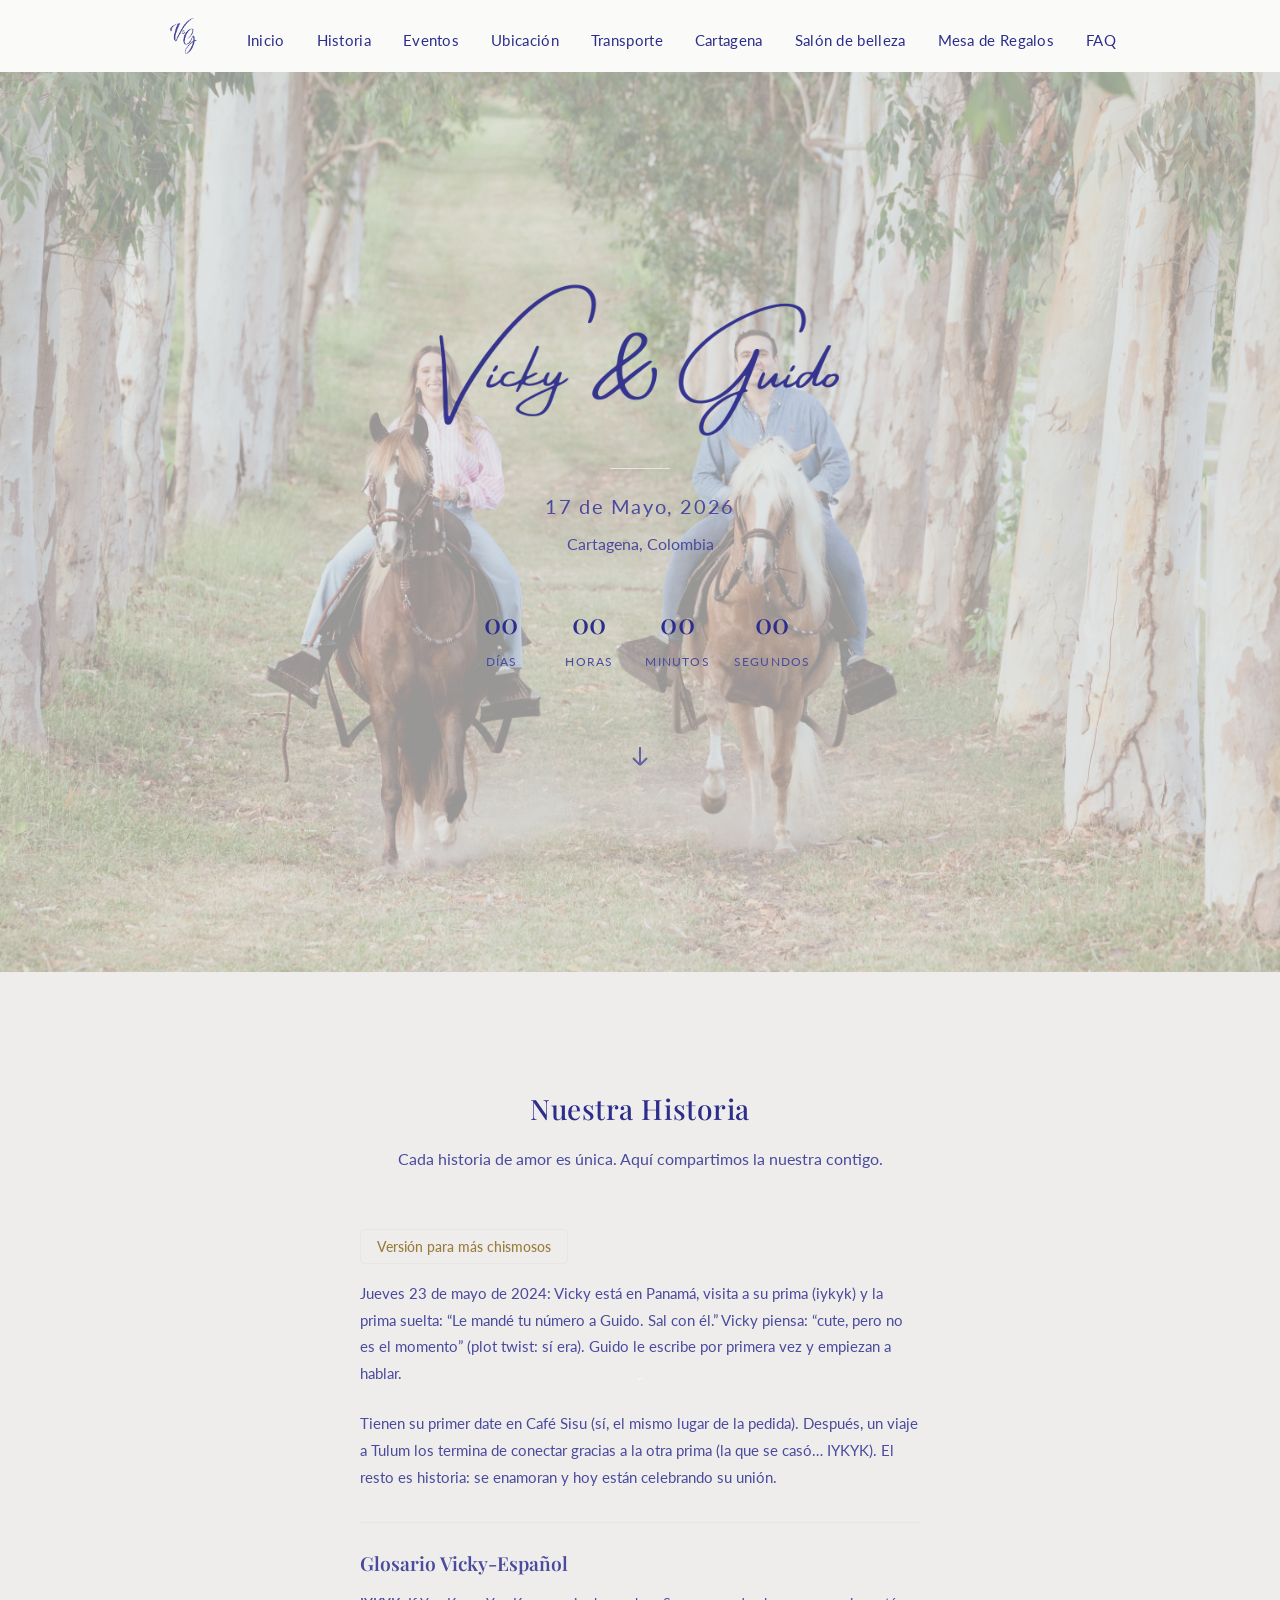
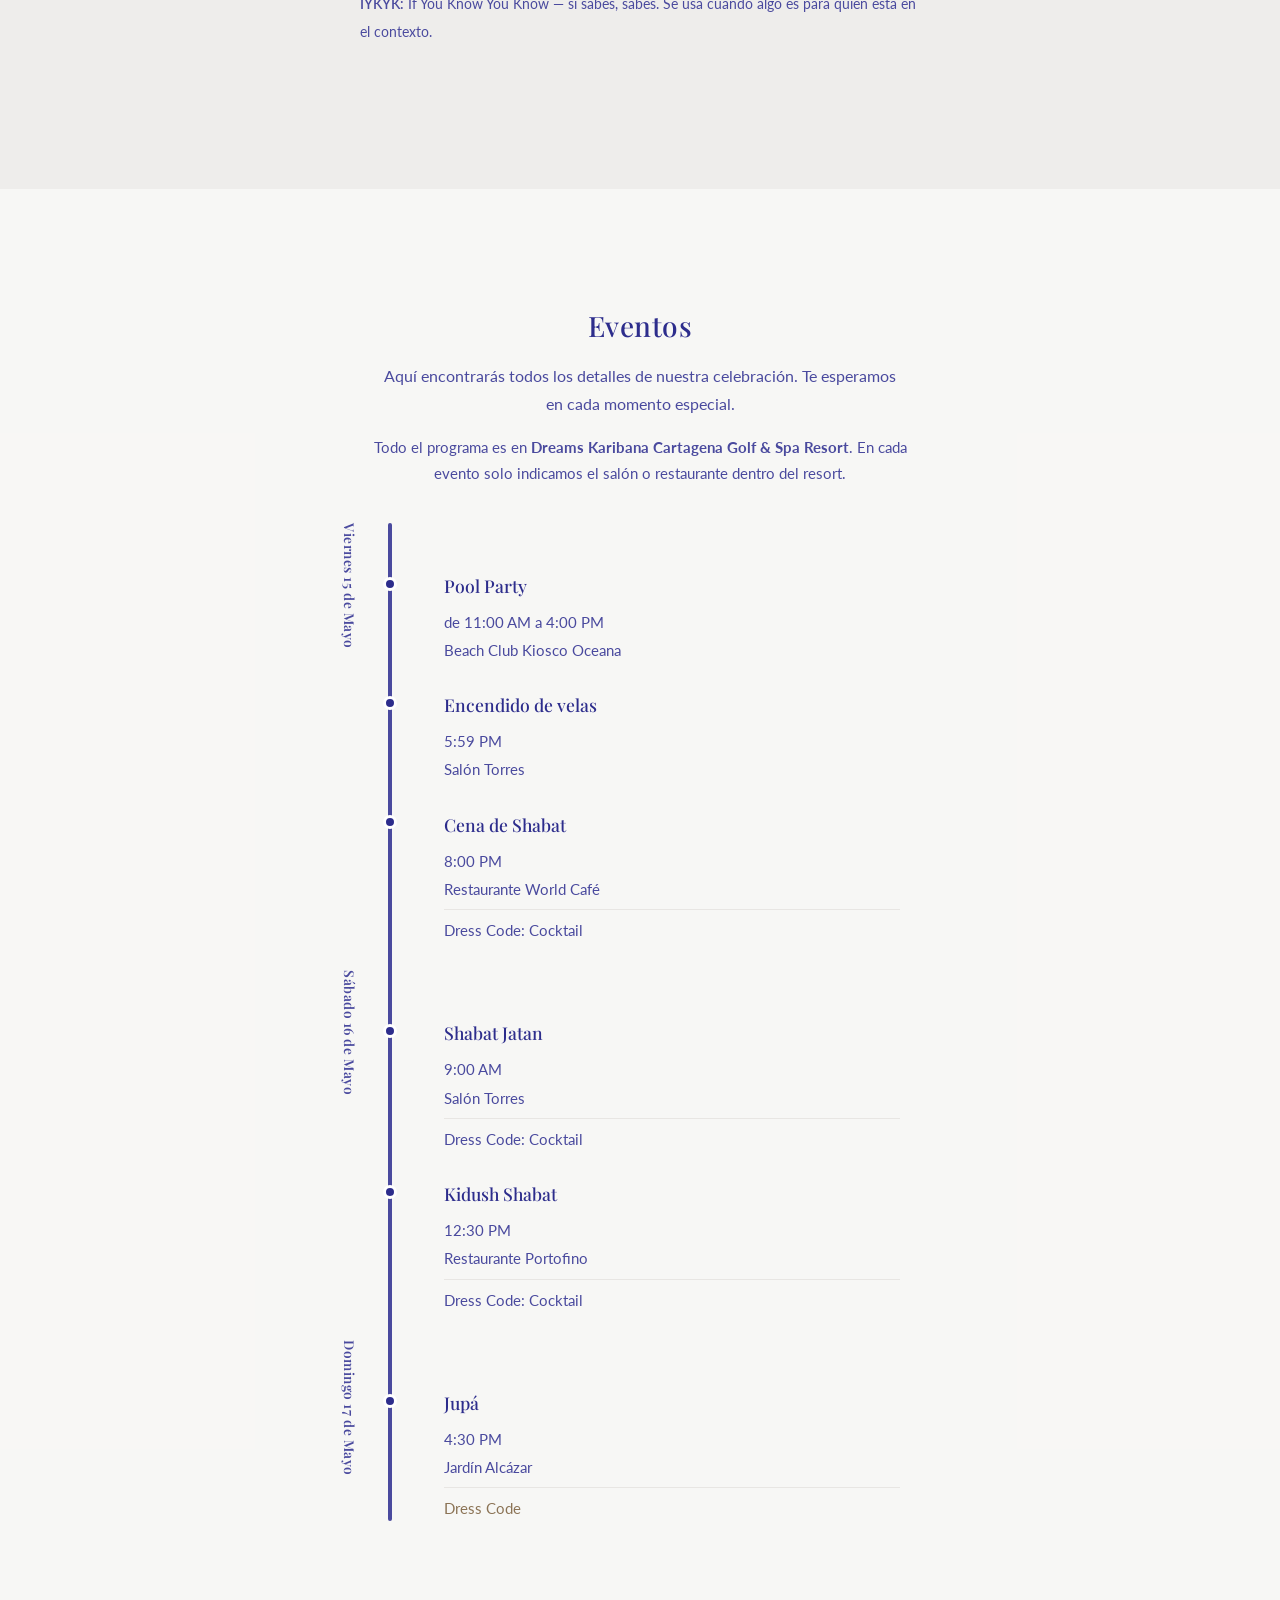
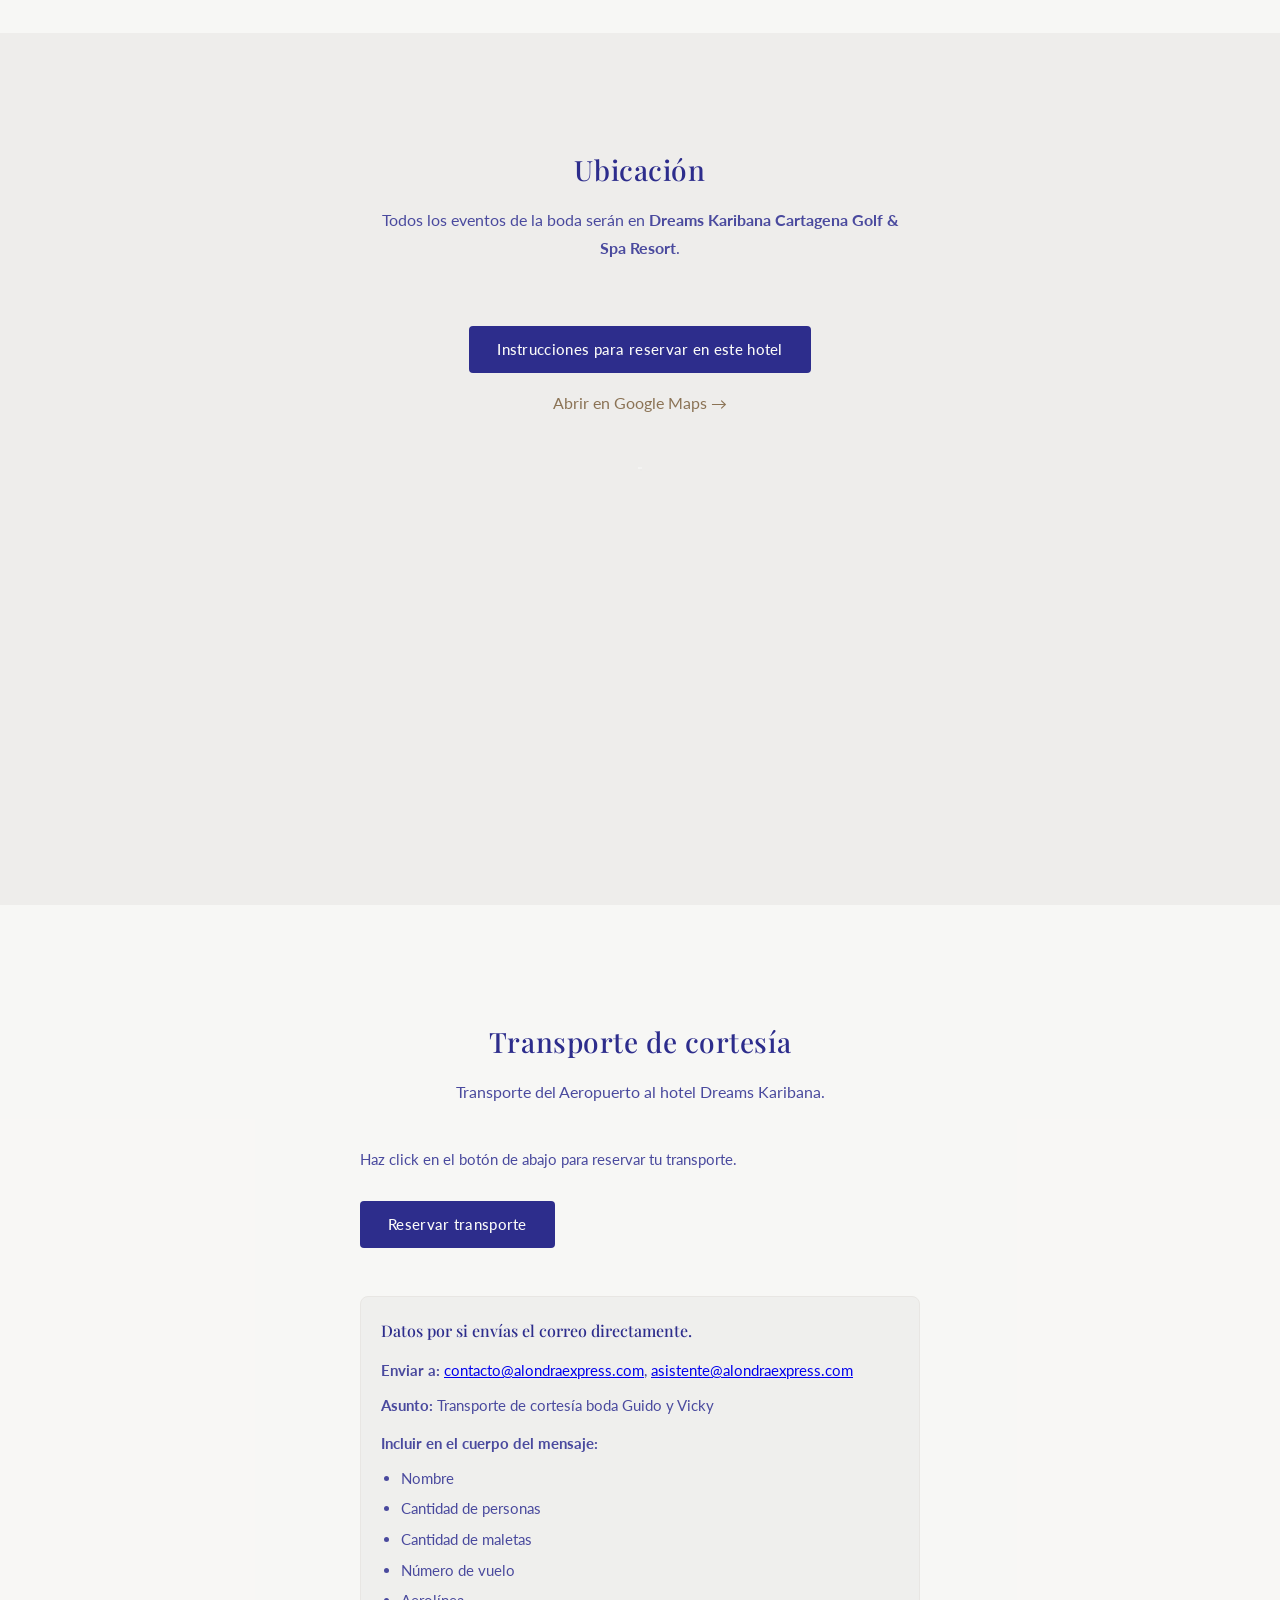
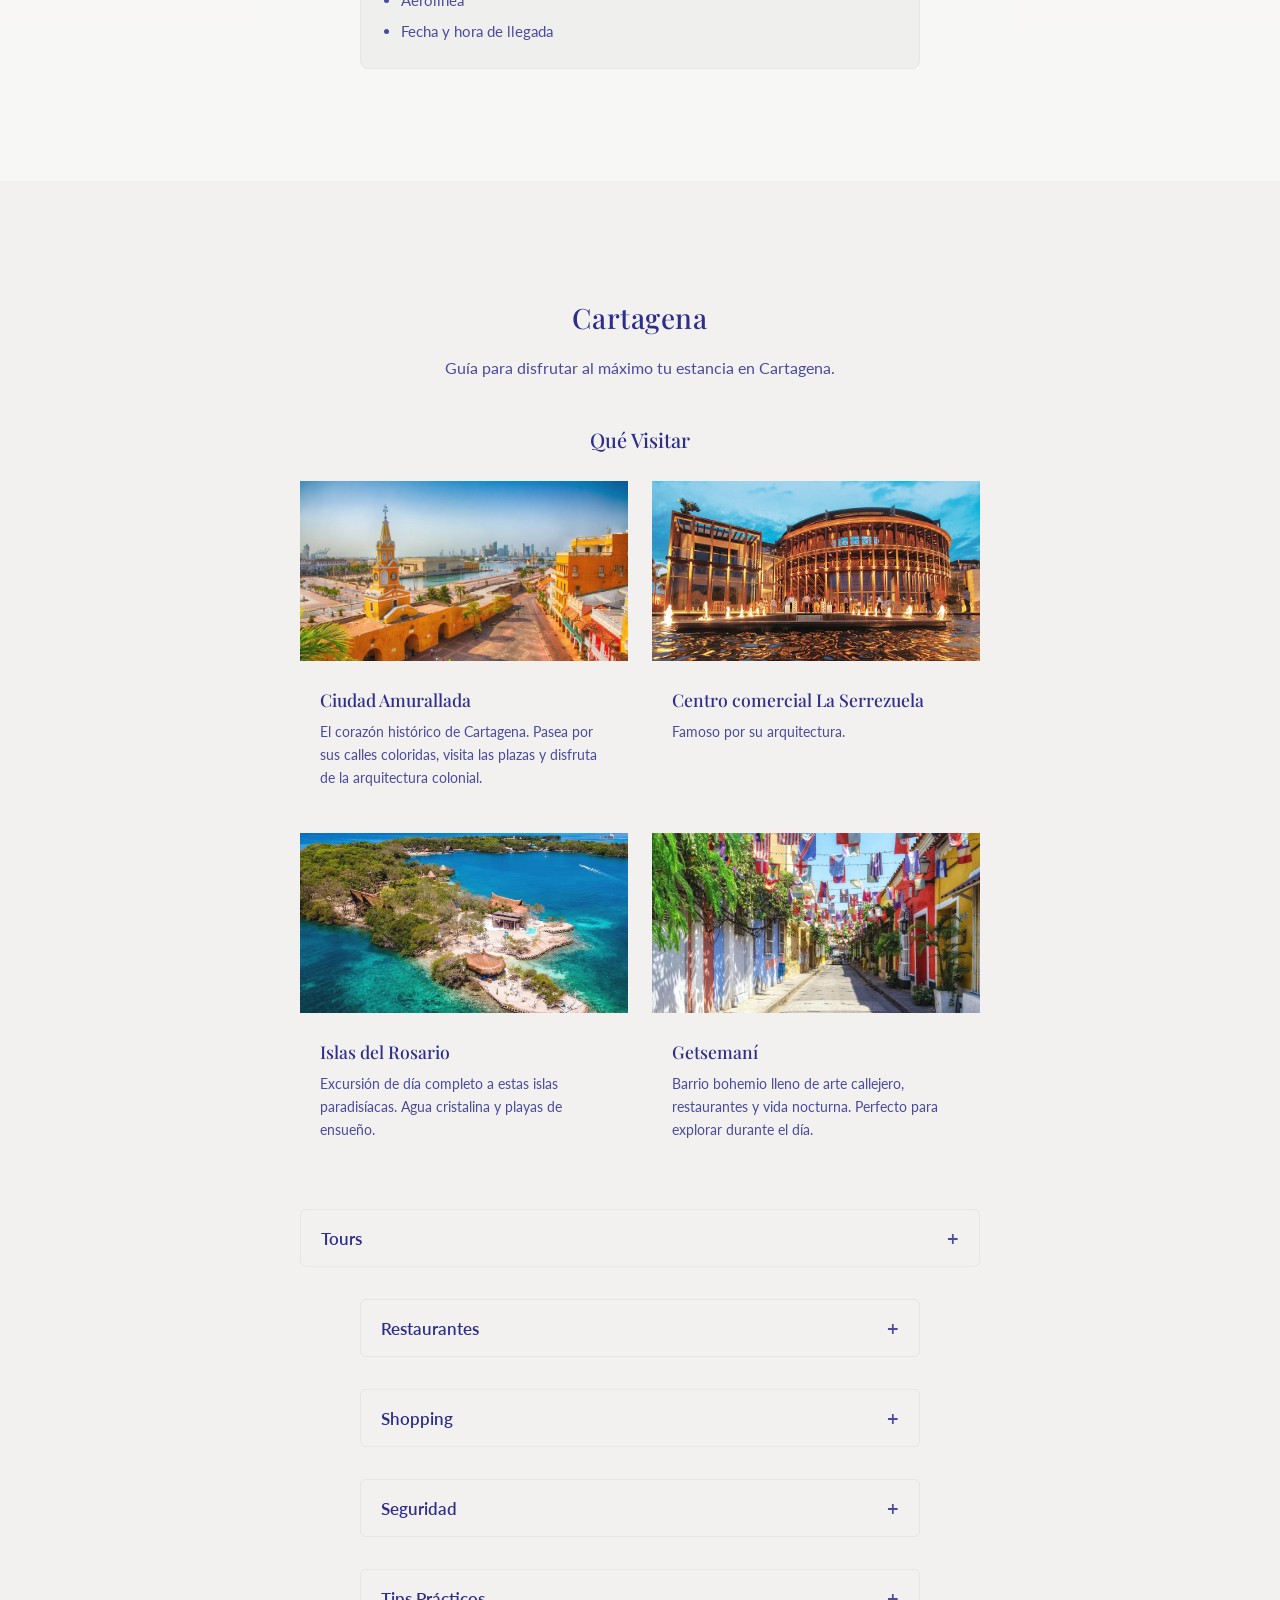
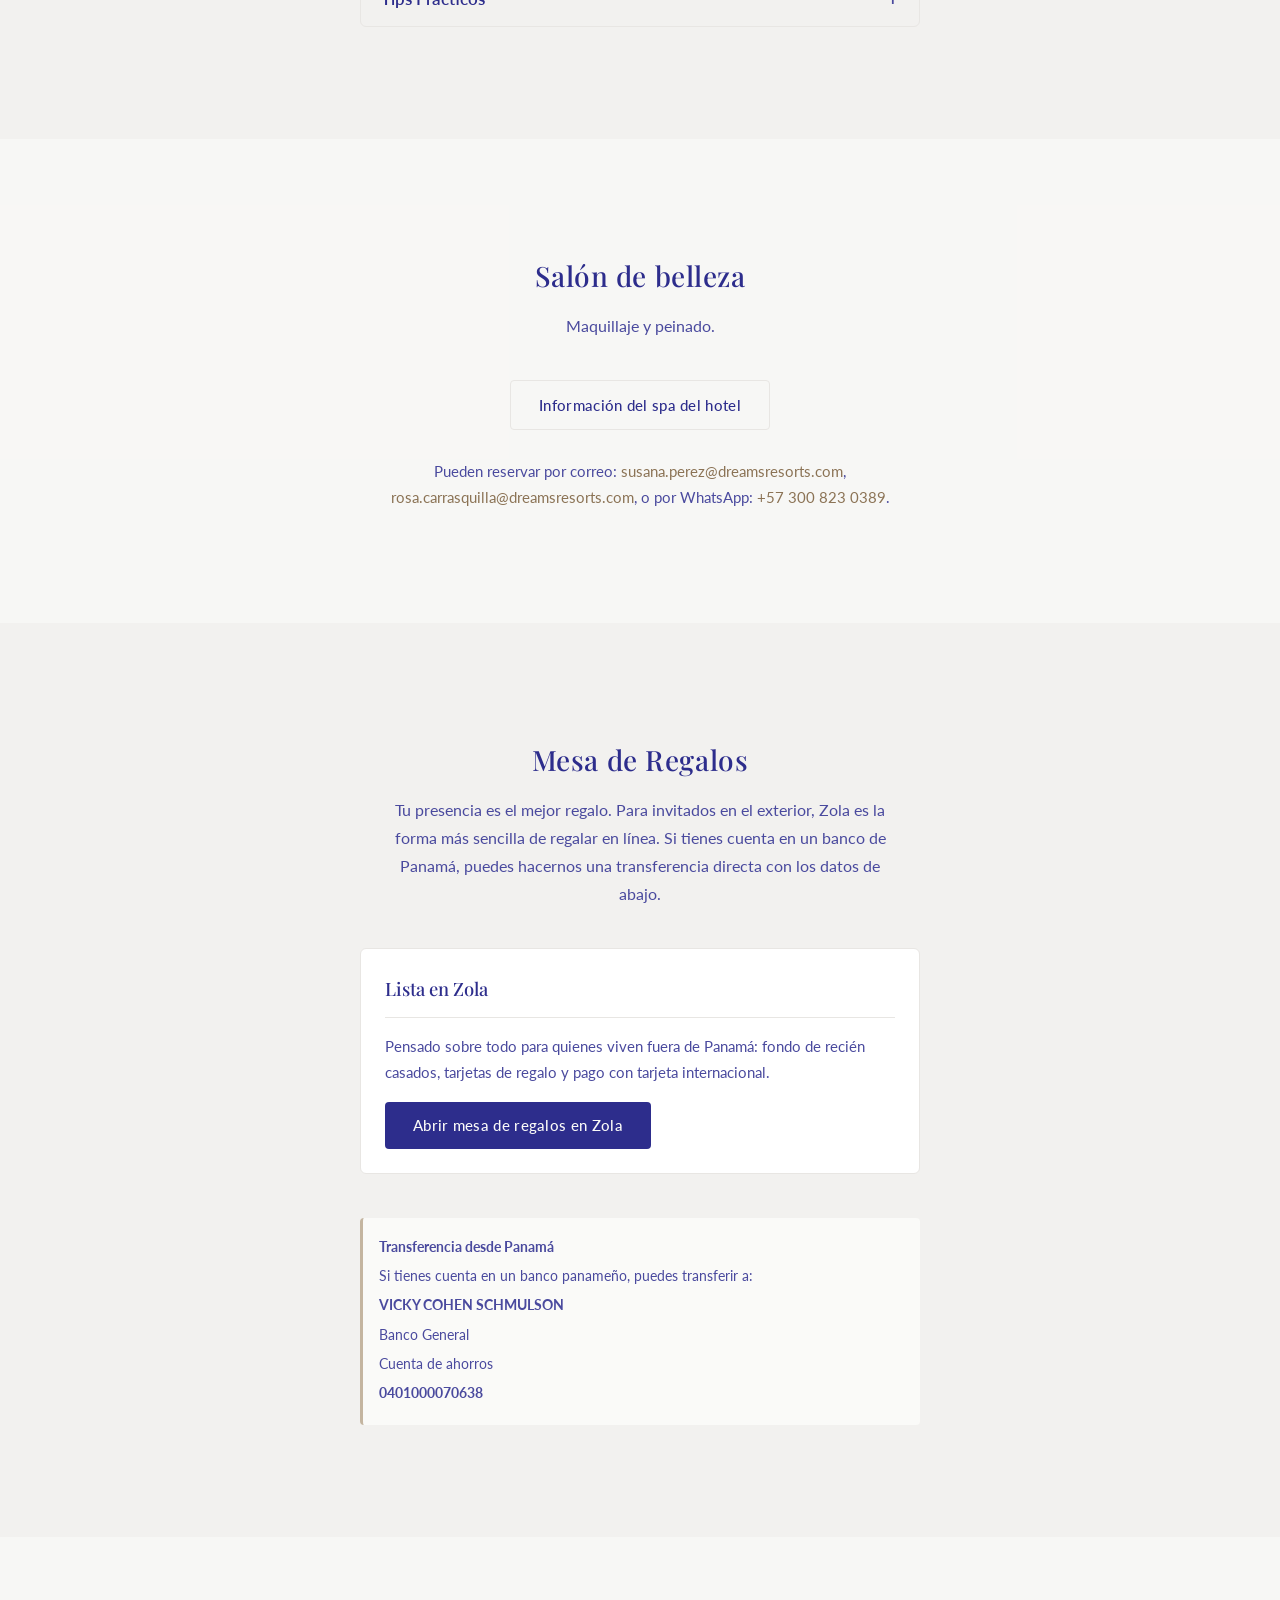
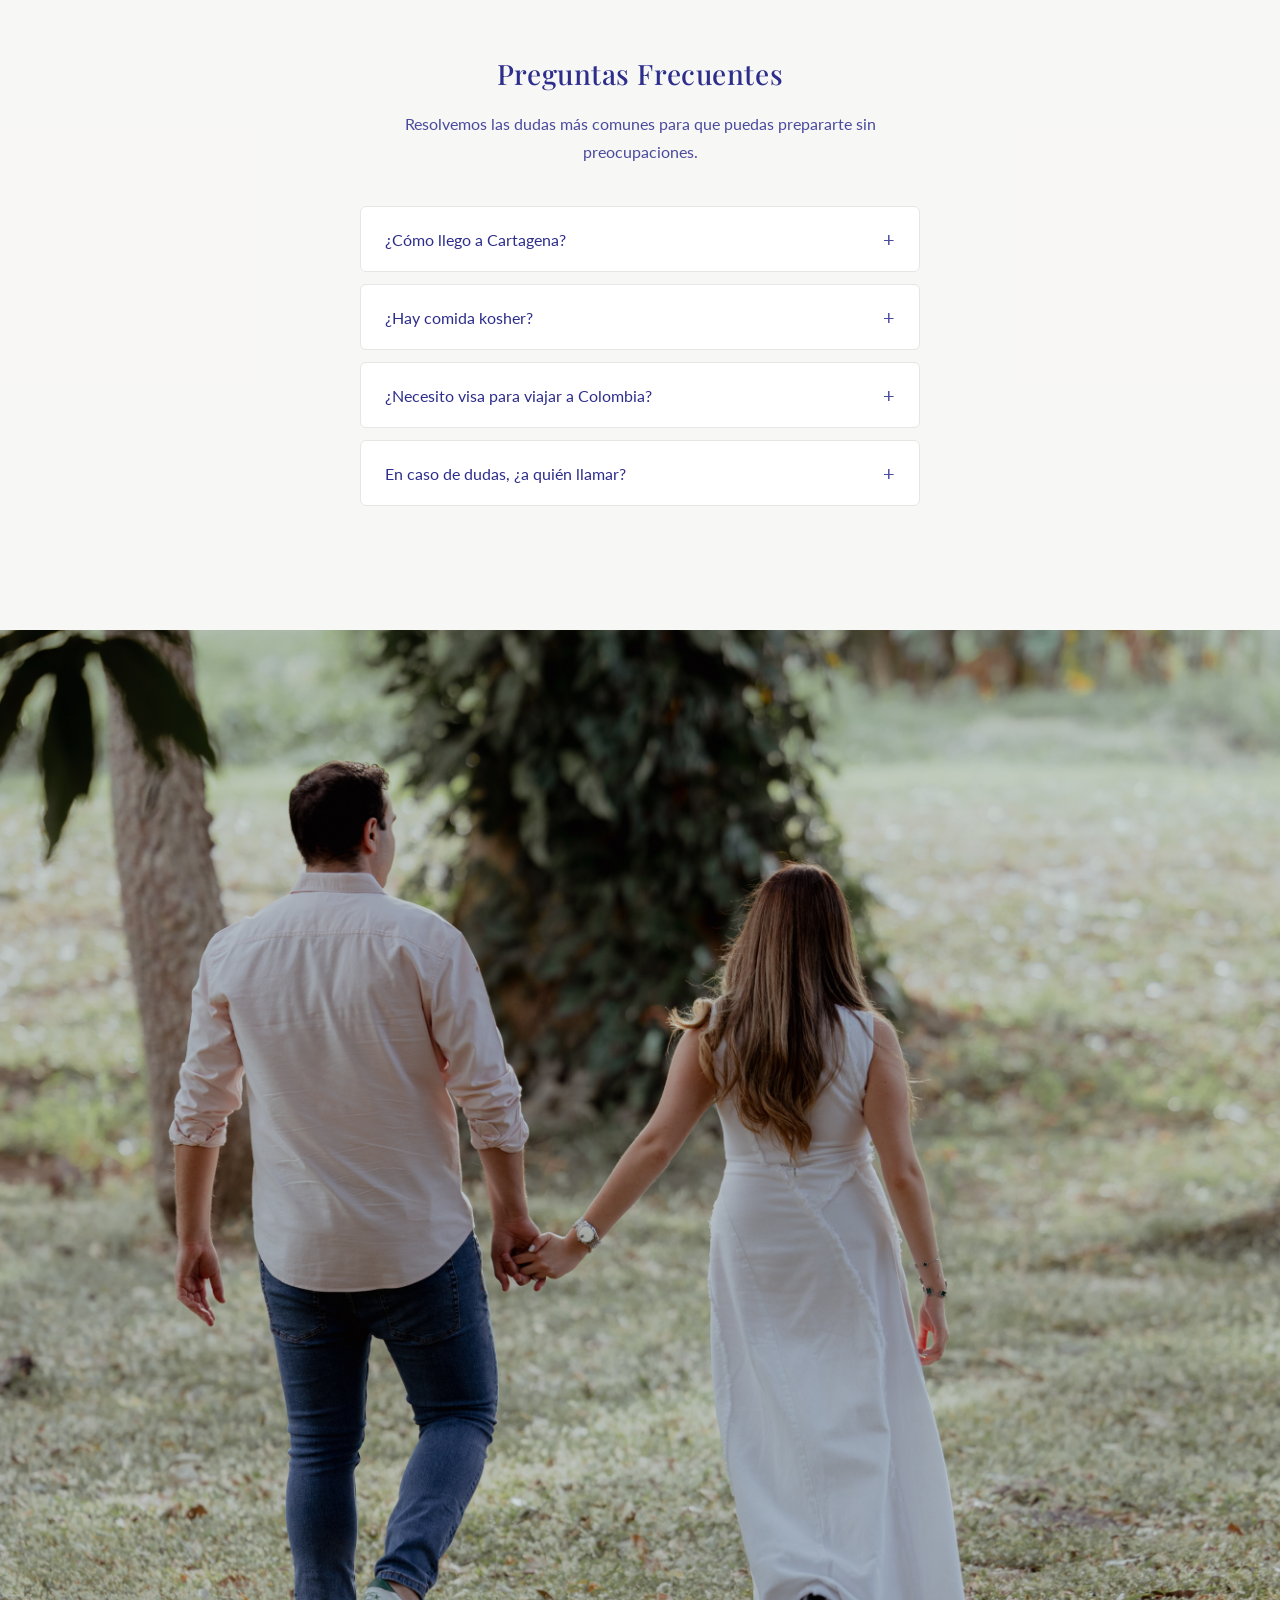
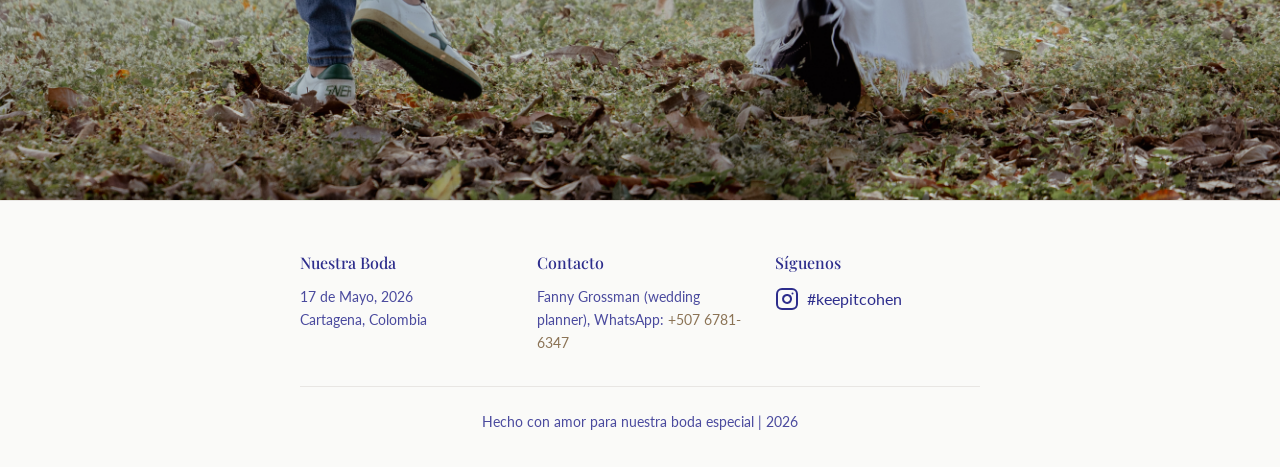
<file: index.html>
<!DOCTYPE html>
<html lang="es">
<head>
    <meta charset="UTF-8">
    <meta name="viewport" content="width=device-width, initial-scale=1.0">
    <title>Destination Wedding Cartagena 2026</title>
    <link rel="preconnect" href="https://fonts.googleapis.com">
    <link rel="preconnect" href="https://fonts.gstatic.com" crossorigin>
    <link href="https://fonts.googleapis.com/css2?family=Playfair+Display:wght@400;600;700&family=Lato:wght@300;400;700&family=Dancing+Script:wght@400;600;700&family=Montserrat:wght@300;400;600;700&display=swap" rel="stylesheet">
    <link rel="stylesheet" href="styles-experimento.css">
</head>
<body>
    <!-- Navbar -->
    <nav id="navbar" class="navbar">
        <div class="container">
            <a href="#inicio" class="navbar-brand">
                <img src="assets/logos/v&g.png" alt="V&G" class="navbar-logo">
            </a>
            <button class="mobile-menu-btn" id="mobileMenuBtn" aria-label="Toggle menu">
                <span></span>
                <span></span>
                <span></span>
            </button>
            <ul class="navbar-menu" id="navbarMenu">
                <li><a href="#inicio">Inicio</a></li>
                <li><a href="#historia">Historia</a></li>
                <li><a href="#eventos">Eventos</a></li>
                <li><a href="#ubicacion">Ubicación</a></li>
                <li><a href="#transporte">Transporte</a></li>
                <li><a href="#cartagena">Cartagena</a></li>
                <li><a href="#belleza">Salón de belleza</a></li>
                <li><a href="#regalos">Mesa de Regalos</a></li>
                <li><a href="#faq">FAQ</a></li>
            </ul>
        </div>
    </nav>

    <main class="main-content">
    <!-- Flying Macaw (oculto en experimento) -->
    <div class="flying-macaw" id="flyingMacaw">
        <div class="macaw-speech macaw-speech--hidden" id="macawSpeech"></div>
        <img src="assets/elementos/guacamaya.png" alt="Guacamaya volando" class="macaw-extracted">
    </div>

    <!-- Hero Section -->
    <section id="inicio" class="hero section-bg-hero">
        <div class="hero-content">
            <img src="assets/logos/vicky_y_guido.png" alt="Vicky & Guido" class="hero-title-image">
            <div class="hero-divider"></div>
            <p class="hero-date">17 de Mayo, 2026</p>
            <p class="hero-location">Cartagena, Colombia</p>
            
            <div class="countdown" id="countdown">
                <div class="countdown-item">
                    <div class="countdown-number" id="days">00</div>
                    <div class="countdown-label">Días</div>
                </div>
                <div class="countdown-item">
                    <div class="countdown-number" id="hours">00</div>
                    <div class="countdown-label">Horas</div>
                </div>
                <div class="countdown-item">
                    <div class="countdown-number" id="minutes">00</div>
                    <div class="countdown-label">Minutos</div>
                </div>
                <div class="countdown-item">
                    <div class="countdown-number" id="seconds">00</div>
                    <div class="countdown-label">Segundos</div>
                </div>
            </div>

            <a href="#" class="scroll-down" id="scrollDownArrow" aria-label="Ir a la siguiente sección">
                <svg width="24" height="24" viewBox="0 0 24 24" fill="none" stroke="currentColor" stroke-width="2">
                    <path d="M19 14l-7 7m0 0l-7-7m7 7V3"/>
                </svg>
            </a>
        </div>
    </section>

    <!-- Story Section -->
    <section id="historia" class="section section-bg section-bg-historia">
        <div class="container">
            <h2 class="section-title">Nuestra Historia</h2>
            <p class="section-subtitle">Cada historia de amor es única. Aquí compartimos la nuestra contigo.</p>
            <div class="story-container">
                <div class="story-card">
                    <div class="story-placeholder">
                        <button type="button" class="btn-chismosos" id="btnChismosos" aria-expanded="false">
                            Versión para más chismosos
                        </button>
                        <p class="story-text" id="storyShort">
                            Jueves 23 de mayo de 2024: Vicky está en Panamá, visita a su prima (iykyk) y la prima suelta: “Le mandé tu número a Guido. Sal con él.”
Vicky piensa: “cute, pero no es el momento” (plot twist: sí era).
Guido le escribe por primera vez y empiezan a hablar.
                        </p>
                        <figure class="story-screenshot" id="storyScreenshot">
                            <img src="support_files/whats_guido.jpeg" alt="Primera conversación entre Vicky y Guido por WhatsApp">
                            <figcaption>Primera conversación — receipts are forever</figcaption>
                        </figure>
                        <p class="story-text" id="storyShortRest">
                            Tienen su primer date en Café Sisu (sí, el mismo lugar de la pedida).
                            Después, un viaje a Tulum los termina de conectar gracias a la otra prima (la que se casó… IYKYK).
                            El resto es historia: se enamoran y hoy están celebrando su unión.
                        </p>
                        <div class="story-text story-text-long" id="storyLong" hidden>
                            <p><strong>Jueves 23 de mayo de 2024.</strong> Vicky está en Panamá visitando a su prima (iykyk). En una de esas conversaciones, la prima suelta sin más: “Le mandé tu número a Guido. Sal con él.” Vicky por dentro: “cute, pero no es el momento.” Plot twist: sí era el momento.</p>
                            <p>Guido le escribe por primera vez y empiezan a hablar. Receipts are forever, así que el PNG queda anexado a la historia.</p>
                            <figure class="story-screenshot story-screenshot--long" id="storyScreenshotLong">
                                <img src="support_files/whats_guido.jpeg" alt="Primera conversación entre Vicky y Guido por WhatsApp">
                                <figcaption>Primera conversación — receipts are forever</figcaption>
                            </figure>
                            <p>Llega el primer date: Café Sisu. Sí, el mismo lugar donde después sería la pedida. Las cosas no son casualidad.</p>
                            <p>Después viene un viaje a Tulum. Ahí los termina de conectar la otra prima, la que se casó… IYKYK. Playas, noches y conversaciones que sellan algo que ya se venía cocinando.</p>
                            <p>De ahí en adelante: más citas, más viajes, más “nosotros”. Se enamoran en serio y deciden que quieren celebrar esa unión con todos ustedes. Así que aquí estamos, contando la versión larga para los más chismosos.</p>
                        </div>
                        <div class="glossary">
                            <h3 class="glossary-title">Glosario Vicky-Español</h3>
                            <dl class="glossary-list">
                                <dt>IYKYK:</dt>
                                <dd>If You Know You Know — si sabes, sabes. Se usa cuando algo es para quien está en el contexto.</dd>
                            </dl>
                        </div>
                    </div>
                </div>
            </div>
        </div>
    </section>

    <!-- Schedule Section -->
    <section id="eventos" class="section section-bg section-bg-itinerario">
        <div class="container">
            <h2 class="section-title">Eventos</h2>
            <p class="section-subtitle">Aquí encontrarás todos los detalles de nuestra celebración. Te esperamos en cada momento especial.</p>
            <p class="section-subtitle section-subtitle--eventos-lugar">Todo el programa es en <strong>Dreams Karibana Cartagena Golf &amp; Spa Resort</strong>. En cada evento solo indicamos el salón o restaurante dentro del resort.</p>

            <div class="timeline">
                <!-- Viernes 15 -->
                <div class="timeline-node timeline-node--day">
                    <span class="timeline-marker"></span>
                    <div class="timeline-content">
                        <h3 class="timeline-day-title">Viernes 15 de Mayo</h3>
                    </div>
                </div>
                <div class="timeline-node">
                    <span class="timeline-marker"></span>
                    <div class="timeline-content event-content">
                        <h4>Pool Party</h4>
                        <p class="event-when">de 11:00 AM a 4:00 PM</p>
                        <p class="event-where">Beach Club Kiosco Oceana</p>
                    </div>
                </div>
                <div class="timeline-node">
                    <span class="timeline-marker"></span>
                    <div class="timeline-content event-content">
                        <h4>Encendido de velas</h4>
                        <p class="event-when">5:59 PM</p>
                        <p class="event-where">Salón Torres</p>
                    </div>
                </div>
                <div class="timeline-node">
                    <span class="timeline-marker"></span>
                    <div class="timeline-content event-content">
                        <h4>Cena de Shabat</h4>
                        <p class="event-when">8:00 PM</p>
                        <p class="event-where">Restaurante World Café</p>
                        <p class="event-dresscode">Dress Code: Cocktail</p>
                    </div>
                </div>
                <!-- Sábado 16 -->
                <div class="timeline-node timeline-node--day">
                    <span class="timeline-marker"></span>
                    <div class="timeline-content">
                        <h3 class="timeline-day-title">Sábado 16 de Mayo</h3>
                    </div>
                </div>
                <div class="timeline-node">
                    <span class="timeline-marker"></span>
                    <div class="timeline-content event-content">
                        <h4>Shabat Jatan</h4>
                        <p class="event-when">9:00 AM</p>
                        <p class="event-where">Salón Torres</p>
                        <p class="event-dresscode">Dress Code: Cocktail</p>
                    </div>
                </div>
                <div class="timeline-node">
                    <span class="timeline-marker"></span>
                    <div class="timeline-content event-content">
                        <h4>Kidush Shabat</h4>
                        <p class="event-when">12:30 PM</p>
                        <p class="event-where">Restaurante Portofino</p>
<p class="event-dresscode">Dress Code: Cocktail</p>
                    </div>
                </div>
                <!-- Domingo 17 -->
                <div class="timeline-node timeline-node--day">
                    <span class="timeline-marker"></span>
                    <div class="timeline-content">
                        <h3 class="timeline-day-title">Domingo 17 de Mayo</h3>
                    </div>
                </div>
                <div class="timeline-node">
                    <span class="timeline-marker"></span>
                    <div class="timeline-content event-content">
                        <h4>Jupá</h4>
                        <p class="event-when">4:30 PM</p>
                        <p class="event-where">Jardín Alcázar</p>
                        <p class="event-dresscode"><a href="https://pin.it/6EM7oQjpA" target="_blank" rel="noopener noreferrer" class="link-gold">Dress Code</a></p>
                    </div>
                </div>
            </div>
        </div>
    </section>

    <!-- Ubicación -->
    <section id="ubicacion" class="section section-bg section-bg-ubicacion">
        <div class="container">
            <h2 class="section-title">Ubicación</h2>
            <p class="section-subtitle">Todos los eventos de la boda serán en <strong>Dreams Karibana Cartagena Golf & Spa Resort</strong>.</p>
            
            <div class="hotel-info-container">
                <div class="hotel-discount">
                    <a href="support_files/activacion_codigos_boda.pdf" target="_blank" rel="noopener noreferrer" class="btn btn-primary">
                        Instrucciones para reservar en este hotel
                    </a>
                    <div class="text-center mt-4">
                        <a href="https://www.google.com/maps/place/Dreams+Karibana+Cartagena+Golf+%26+Spa+Resort/@10.5391179,-75.4938525,17z/data=!3m1!4b1!4m6!3m5!1s0x8ef63b25ecf7a6e3:0x6625ea2ddd301392!8m2!3d10.5391179!4d-75.4912776!16s%2Fg%2F11c0vxqj5j?entry=ttu" target="_blank" rel="noopener noreferrer" class="link-gold">
                            Abrir en Google Maps →
                        </a>
                    </div>
                </div>
                
                <div class="map-container-small">
                    <iframe 
                        src="https://www.google.com/maps/embed?pb=!1m18!1m12!1m3!1d3922.51112001693!2d-75.4938525249615!3d10.539117989595635!2m3!1f0!2f0!3f0!3m2!1i1024!2i768!4f13.1!3m3!1m2!1s0x8ef63b25ecf7a6e3%3A0x6625ea2ddd301392!2sDreams%20Karibana%20Cartagena%20Golf%20%26%20Spa%20Resort!5e0!3m2!1sen!2smx!4v1769490177438!5m2!1sen!2smx" 
                        width="100%" 
                        height="400" 
                        style="border:0;" 
                        allowfullscreen="" 
                        loading="lazy" 
                        referrerpolicy="no-referrer-when-downgrade"
                        title="Ubicación del hotel Dreams Karibana Cartagena Golf & Spa Resort">
                    </iframe>
                </div>
            </div>
        </div>
    </section>

    <!-- Transporte de cortesía -->
    <section id="transporte" class="section section-bg section-bg-transporte">
        <div class="container">
            <h2 class="section-title">Transporte de cortesía</h2>
            <p class="section-subtitle">Transporte del Aeropuerto al hotel Dreams Karibana.</p>

            <div class="transport-email-data">
                <p class="transport-email-cta">Haz click en el botón de abajo para reservar tu transporte.</p>
                <a href="mailto:contacto@alondraexpress.com,asistente@alondraexpress.com?subject=Transporte%20de%20cortesia%20boda%20Guido%20y%20Vicky&body=Nombre%3A%20%0D%0A%0D%0ACantidad%20de%20personas%3A%20%0D%0A%0D%0ACantidad%20de%20maletas%3A%20%0D%0A%0D%0AN%C3%BAmero%20de%20vuelo%3A%20%0D%0A%0D%0AAerol%C3%ADnea%3A%20%0D%0A%0D%0AFecha%20y%20hora%20de%20llegada%3A%20" class="btn btn-primary transport-mailto-btn">Reservar transporte</a>

                <div class="transport-email-fallback">
                    <h4>Datos por si envías el correo directamente.</h4>
                    <p><strong>Enviar a:</strong> <a href="mailto:contacto@alondraexpress.com">contacto@alondraexpress.com</a>, <a href="mailto:asistente@alondraexpress.com">asistente@alondraexpress.com</a></p>
                    <p><strong>Asunto:</strong> Transporte de cortesía boda Guido y Vicky</p>
                    <p><strong>Incluir en el cuerpo del mensaje:</strong></p>
                    <ul class="transport-fields-list">
                        <li>Nombre</li>
                        <li>Cantidad de personas</li>
                        <li>Cantidad de maletas</li>
                        <li>Número de vuelo</li>
                        <li>Aerolínea</li>
                        <li>Fecha y hora de llegada</li>
                    </ul>
                </div>
            </div>
        </div>
    </section>

    <!-- Recommendations Section -->
    <section id="cartagena" class="section section-cartagena">
        <div class="container">
            <h2 class="section-title">Cartagena</h2>
            <p class="section-subtitle">Guía para disfrutar al máximo tu estancia en Cartagena.</p>

            <!-- Qué Visitar -->
            <div class="places-to-visit-section">
                <h3 class="places-section-title">Qué Visitar</h3>
                <div class="places-grid">
                    <div class="place-card">
                        <img src="assets/cartagena/torre_reloj.jpg" alt="Ciudad Amurallada" class="place-image">
                        <h4>Ciudad Amurallada</h4>
                        <p>El corazón histórico de Cartagena. Pasea por sus calles coloridas, visita las plazas y disfruta de la arquitectura colonial.</p>
                    </div>
                    <div class="place-card">
                        <img src="assets/cartagena/la_serrezuela.jpg" alt="Centro comercial La Serrezuela" class="place-image">
                        <h4>Centro comercial La Serrezuela</h4>
                        <p>Famoso por su arquitectura.</p>
                    </div>
                    <div class="place-card">
                        <img src="assets/cartagena/islas_del_rosario.jpg" alt="Islas del Rosario" class="place-image">
                        <h4>Islas del Rosario</h4>
                        <p>Excursión de día completo a estas islas paradisíacas. Agua cristalina y playas de ensueño.</p>
                    </div>
                    <div class="place-card">
                        <img src="assets/cartagena/getsemani.jpg" alt="Getsemaní" class="place-image">
                        <h4>Getsemaní</h4>
                        <p>Barrio bohemio lleno de arte callejero, restaurantes y vida nocturna. Perfecto para explorar durante el día.</p>
                    </div>
                </div>
            </div>

            <!-- Tours (colapsable) -->
            <div class="cartagena-collapse-item">
                <button type="button" class="cartagena-collapse-btn" onclick="toggleCartagenaCollapse(this)" aria-expanded="false">
                    <span>Tours</span>
                    <span class="cartagena-collapse-icon">+</span>
                </button>
                <div class="cartagena-collapse-content">
                    <div class="cartagena-tours">
                        <p class="tours-contact-name">Karen Teheran</p>
                        <p class="tours-contact-item">Teléfono: <a href="https://wa.me/573182431434" target="_blank" rel="noopener noreferrer" class="link-gold">+57 318 2431434</a></p>
                        <p class="tours-contact-item">Correo: <a href="mailto:gemamanzanillo@gematurs.com" class="link-gold">gemamanzanillo@gematurs.com</a></p>
                    </div>
                </div>
            </div>

            <div class="recommendations-grid">

                <!-- Restaurantes (colapsable) -->
                <div class="cartagena-collapse-item">
                    <button type="button" class="cartagena-collapse-btn" onclick="toggleCartagenaCollapse(this)" aria-expanded="false">
                        <span>Restaurantes</span>
                        <span class="cartagena-collapse-icon">+</span>
                    </button>
                    <div class="cartagena-collapse-content">
                        <div class="recommendation-content">
                        <div class="recommendation-item">
                            <h4>La Vitrola</h4>
                            <p>Cocina caribeña y colombiana.<br>Carrera 2 #33-66, Centro histórico.</p>
                        </div>
                        <div class="recommendation-item">
                            <h4>Harry Sasson</h4>
                            <p>Alta cocina colombiana e internacional.<br>Hotel Charleston Santa Teresa, Carrera 3 #31-19.</p>
                        </div>
                        <div class="recommendation-item">
                            <h4>Restaurante Niku</h4>
                            <p>Japonés.<br>Centro histórico, C31 Cl. de San Juan de Dios #3-39.</p>
                        </div>
                        <div class="recommendation-item">
                            <h4>Andrés Carne de Res</h4>
                            <p>Carnes y cocina colombiana.<br>Carrera 11, Calle de la Serrezuela #39-21.</p>
                        </div>
                        <div class="recommendation-item">
                            <h4>Restaurante Norma</h4>
                            <p>Cocina italiana y mediterránea.<br>Centro histórico, Calle del Baloco #2-14.</p>
                        </div>
                        <div class="recommendation-item">
                            <h4>Restaurante Juan del Mar</h4>
                            <p>Pescados y pizzas gourmet.<br>Plaza de San Diego 8-12, San Diego.</p>
                        </div>
                        <div class="recommendation-item">
                            <h4>Mar y Zielo</h4>
                            <p>Cocina de autor colombiana.<br>Carrera 5 #34-63, El Centro.</p>
                        </div>
                        </div>
                    </div>
                </div>

                <!-- Shopping (colapsable) -->
                <div class="cartagena-collapse-item">
                    <button type="button" class="cartagena-collapse-btn" onclick="toggleCartagenaCollapse(this)" aria-expanded="false">
                        <span>Shopping</span>
                        <span class="cartagena-collapse-icon">+</span>
                    </button>
                    <div class="cartagena-collapse-content">
                        <div class="recommendation-content">
                        <ul class="shopping-list">
                            <li>Agua Bendita</li>
                            <li>Maaji</li>
                            <li>Azulu</li>
                            <li>Silvia Tcherassi</li>
                            <li>Beatriz Camacho</li>
                            <li>St. Dom</li>
                            <li>Baobab</li>
                            <li>Centro comercial La Serrezuela</li>
                        </ul>
                        </div>
                    </div>
                </div>

                <!-- Seguridad (colapsable) -->
                <div class="cartagena-collapse-item">
                    <button type="button" class="cartagena-collapse-btn" onclick="toggleCartagenaCollapse(this)" aria-expanded="false">
                        <span>Seguridad</span>
                        <span class="cartagena-collapse-icon">+</span>
                    </button>
                    <div class="cartagena-collapse-content">
                        <div class="recommendation-content">
                        <div class="recommendation-item">
                            <h4>Movilidad</h4>
                            <p>Muévete en grupo, especialmente de noche. Usa aplicaciones confiables como Uber o taxis oficiales del hotel. Evita taxis en la calle sin confirmar precio.</p>
                        </div>
                        <div class="recommendation-item">
                            <h4>Precauciones</h4>
                            <p>No muestres joyas o objetos de valor en público. Guarda documentos importantes en el hotel. Mantén tu teléfono cargado y comparte tu ubicación con alguien de confianza.</p>
                        </div>
                        <div class="recommendation-item">
                            <h4>Zonas Seguras</h4>
                            <p>La Ciudad Amurallada y Getsemaní son generalmente seguras durante el día. Evita zonas desconocidas de noche y siempre pregunta en el hotel sobre áreas a evitar.</p>
                        </div>
                        </div>
                    </div>
                </div>

                <!-- Tips Prácticos (colapsable) -->
                <div class="cartagena-collapse-item">
                    <button type="button" class="cartagena-collapse-btn" onclick="toggleCartagenaCollapse(this)" aria-expanded="false">
                        <span>Tips Prácticos</span>
                        <span class="cartagena-collapse-icon">+</span>
                    </button>
                    <div class="cartagena-collapse-content">
                        <div class="recommendation-content">
                        <div class="recommendation-item">
                            <h4>Moneda</h4>
                            <p>La moneda es el Peso Colombiano (COP). Muchos lugares aceptan tarjetas, pero te recomendamos llevar efectivo para taxis, propinas y mercados; los taxis suelen preferir o solo aceptar efectivo. Cambia dinero en casas de cambio oficiales.</p>
                        </div>
                        <div class="recommendation-item">
                            <h4>Clima</h4>
                            <p>Mayo: temperatura promedio 28-32°C, alta humedad. Lluvias ocasionales. Protégete del sol y mantente hidratado.</p>
                        </div>
                        <div class="recommendation-item">
                            <h4>Transporte</h4>
                            <p>Desde el aeropuerto: taxi oficial o transfer del hotel (más seguro). En la ciudad: caminar en la zona amurallada, Uber para distancias mayores.</p>
                        </div>
                        <div class="recommendation-item">
                            <h4>Horarios</h4>
                            <p>Restaurantes: almuerzo 12:00-15:00, cena 19:00-22:00. Tiendas: generalmente 9:00-20:00. Muchos lugares cierran temprano los domingos.</p>
                        </div>
                        <div class="recommendation-item">
                            <h4>Agua</h4>
                            <p>El agua de la llave no se recomienda para beber. Usa agua embotellada o filtrada durante tu estancia.</p>
                        </div>
                        <div class="recommendation-item">
                            <h4>Electricidad</h4>
                            <p>110V, enchufes tipo A y B (como en USA). Trae adaptador si es necesario.</p>
                        </div>
                        </div>
                    </div>
                </div>
            </div>
        </div>
    </section>

    <!-- Salón de belleza (info opcional del hotel) -->
    <section id="belleza" class="section section-bg section-bg-faq">
        <div class="container">
            <h2 class="section-title">Salón de belleza</h2>
            <p class="section-subtitle">Maquillaje y peinado.</p>
            <p class="text-center mt-4">
                <a href="support_files/spa_hotel.pdf" target="_blank" rel="noopener noreferrer" class="btn btn-secondary">Información del spa del hotel</a>
            </p>
            <p class="belleza-contact text-center mt-3">Pueden reservar por correo: <a href="mailto:susana.perez@dreamsresorts.com" class="link-gold">susana.perez@dreamsresorts.com</a>, <a href="mailto:rosa.carrasquilla@dreamsresorts.com" class="link-gold">rosa.carrasquilla@dreamsresorts.com</a>, o por WhatsApp: <a href="https://wa.me/573008230389" target="_blank" rel="noopener noreferrer" class="link-gold">+57 300 823 0389</a>.</p>
        </div>
    </section>

    <!-- Mesa de Regalos Section -->
    <section id="regalos" class="section bg-white">
        <div class="container">
            <h2 class="section-title">Mesa de Regalos</h2>
            <p class="section-subtitle">Tu presencia es el mejor regalo. Para invitados en el exterior, Zola es la forma más sencilla de regalar en línea. Si tienes cuenta en un banco de Panamá, puedes hacernos una transferencia directa con los datos de abajo.</p>
            <div class="gift-registry-container">
                <div class="gift-registry-card">
                    <div class="gift-registry-header">
                        <h3>Lista en Zola</h3>
                    </div>
                    <p class="gift-description">Pensado sobre todo para quienes viven fuera de Panamá: fondo de recién casados, tarjetas de regalo y pago con tarjeta internacional.</p>
                    <a href="https://www.zola.com/registry/guidoyvicky" target="_blank" rel="noopener noreferrer" class="btn btn-primary">Abrir mesa de regalos en Zola</a>
                </div>
                <div class="gift-account">
                    <p><strong>Transferencia desde Panamá</strong></p>
                    <p>Si tienes cuenta en un banco panameño, puedes transferir a:</p>
                    <p><strong>VICKY COHEN SCHMULSON</strong></p>
                    <p>Banco General</p>
                    <p>Cuenta de ahorros</p>
                    <p><strong>0401000070638</strong></p>
                </div>
            </div>
        </div>
    </section>

    <!-- FAQ Section -->
    <section id="faq" class="section section-bg section-bg-faq">
        <div class="container">
            <h2 class="section-title">Preguntas Frecuentes</h2>
            <p class="section-subtitle">Resolvemos las dudas más comunes para que puedas prepararte sin preocupaciones.</p>

            <div class="faq-container">
                <div class="faq-item" style="display: none;">
                    <button class="faq-question" onclick="toggleFAQ(this)">
                        <span>¿Cómo es el clima en Cartagena en mayo?</span>
                        <span class="faq-icon">+</span>
                    </button>
                    <div class="faq-answer">
                        <p>Mayo en Cartagena es caluroso y húmedo, con temperaturas promedio entre 28-32°C. Puede haber lluvias ocasionales, pero generalmente son cortas. Te recomendamos traer ropa ligera, bloqueador solar, y un paraguas pequeño por si acaso.</p>
                    </div>
                </div>

                <div class="faq-item">
                    <button class="faq-question" onclick="toggleFAQ(this)">
                        <span>¿Cómo llego a Cartagena?</span>
                        <span class="faq-icon">+</span>
                    </button>
                    <div class="faq-answer">
                        <p>El aeropuerto internacional Rafael Núñez (CTG) recibe vuelos desde varias ciudades.</p>
                    </div>
                </div>

                <div class="faq-item">
                    <button class="faq-question" onclick="toggleFAQ(this)">
                        <span>¿Hay comida kosher?</span>
                        <span class="faq-icon">+</span>
                    </button>
                    <div class="faq-answer">
                        <p>Los eventos de la boda son todos kosher. En el hotel hay desayuno incluido kosher en formato buffet, y además hay una carta de comida kosher con costo extra. Estando en la ciudad, también hay opciones kosher con Chabad.</p>
                    </div>
                </div>

                <div class="faq-item" style="display: none;">
                    <button class="faq-question" onclick="toggleFAQ(this)">
                        <span>¿Dónde me puedo hospedar?</span>
                        <span class="faq-icon">+</span>
                    </button>
                    <div class="faq-answer">
                        <p>Nosotros nos hospedaremos en Karibana Dreams, pero puedes elegir cualquier hotel en Cartagena. Las zonas más recomendadas son: la Ciudad Amurallada (histórica), Getsemaní (bohemia), y Bocagrande (moderna con playa). Si necesitas recomendaciones específicas, contáctanos.</p>
                    </div>
                </div>

                <div class="faq-item" style="display: none;">
                    <button class="faq-question" onclick="toggleFAQ(this)">
                        <span>¿Dónde puedo reservar maquillaje y peinado?</span>
                        <span class="faq-icon">+</span>
                    </button>
                    <div class="faq-answer">
                        <p>En el hotel Dreams Karibana hay salón de belleza. Puedes reservar por correo: <a href="mailto:susana.perez@dreamsresorts.com" class="link-gold">susana.perez@dreamsresorts.com</a>, <a href="mailto:rosa.carrasquilla@dreamsresorts.com" class="link-gold">rosa.carrasquilla@dreamsresorts.com</a>, o por WhatsApp: <a href="https://wa.me/573008230389" target="_blank" rel="noopener noreferrer" class="link-gold">+57 300 823 0389</a>.</p>
                    </div>
                </div>

                <div class="faq-item" style="display: none;">
                    <button class="faq-question" onclick="toggleFAQ(this)">
                        <span>¿Cómo me muevo por Cartagena?</span>
                        <span class="faq-icon">+</span>
                    </button>
                    <div class="faq-answer">
                        <p>La Ciudad Amurallada es perfecta para caminar. Para distancias mayores, usa Uber (muy común y seguro) o taxis oficiales del hotel. Evita taxis en la calle sin confirmar precio primero. El transporte público existe pero no es la opción más cómoda para turistas.</p>
                    </div>
                </div>

                <div class="faq-item">
                    <button class="faq-question" onclick="toggleFAQ(this)">
                        <span>¿Necesito visa para viajar a Colombia?</span>
                        <span class="faq-icon">+</span>
                    </button>
                    <div class="faq-answer">
                        <p>Depende de tu nacionalidad. Ciudadanos de muchos países (incluyendo USA, Canadá, UE, y varios países latinoamericanos) no necesitan visa para estancias turísticas de hasta 90 días.<br>Los ciudadanos israelíes, desde mediados de 2025, sí requieren visa.<br>Verifica con la embajada colombiana en tu país para estar seguro.</p>
                    </div>
                </div>

                <div class="faq-item" style="display: none;">
                    <button class="faq-question" onclick="toggleFAQ(this)">
                        <span>¿Qué moneda se usa?</span>
                        <span class="faq-icon">+</span>
                    </button>
                    <div class="faq-answer">
                        <p>Peso Colombiano (COP). Muchos lugares aceptan tarjetas de crédito, pero es bueno tener efectivo para propinas, mercados y lugares pequeños. Puedes cambiar dinero en el aeropuerto o en casas de cambio oficiales en la ciudad.</p>
                    </div>
                </div>

                <div class="faq-item" style="display: none;">
                    <button class="faq-question" onclick="toggleFAQ(this)">
                        <span>¿Es seguro Cartagena?</span>
                        <span class="faq-icon">+</span>
                    </button>
                    <div class="faq-answer">
                        <p>Cartagena es uno de los destinos turísticos más visitados de Colombia. La Ciudad Amurallada y Getsemaní son seguras durante el día y muy transitadas por visitantes.</p>
                        <p>Como en cualquier destino turístico, recomendamos usar sentido común: no exhibir objetos de valor, moverse en grupo por la noche, utilizar aplicaciones confiables para transporte y guardar documentos importantes en el hotel.</p>
                    </div>
                </div>

                <div class="faq-item" style="display: none;">
                    <button class="faq-question" onclick="toggleFAQ(this)">
                        <span>¿Habrá buses de cortesía?</span>
                        <span class="faq-icon">+</span>
                    </button>
                    <div class="faq-answer">
                        <p>Sí, del aeropuerto al hotel Dreams Karibana. Para reservar tu transporte, ve a la sección <a href="#transporte" class="link-gold">Transporte</a>.</p>
                    </div>
                </div>

                <div class="faq-item">
                    <button class="faq-question" onclick="toggleFAQ(this)">
                        <span>En caso de dudas, ¿a quién llamar?</span>
                        <span class="faq-icon">+</span>
                    </button>
                    <div class="faq-answer">
                        <p>Fanny Grossman por WhatsApp <a href="https://wa.me/50767816347" target="_blank" rel="noopener noreferrer" class="link-gold">+507 6781-6347</a>.</p>
                    </div>
                </div>
            </div>
        </div>
    </section>

    <!-- Imagen de cierre (PCR53793) visible hasta abajo -->
    <div class="bottom-bg-image" role="presentation" aria-hidden="true"></div>

    <!-- Footer -->
    <footer class="footer">
        <div class="container">
            <div class="footer-grid">
                <div class="footer-column">
                    <h3>Nuestra Boda</h3>
                    <p>17 de Mayo, 2026<br>Cartagena, Colombia</p>
                </div>
                <div class="footer-column">
                    <h3>Contacto</h3>
                    <p>
                        Fanny Grossman (wedding planner), WhatsApp: <a href="https://wa.me/50767816347" target="_blank" rel="noopener noreferrer">+507 6781-6347</a>
                    </p>
                </div>
                <div class="footer-column">
                    <h3>Síguenos</h3>
                    <div class="social-links">
                        <a href="http://instagram.com/explore/tags/keepitcohen" target="_blank" rel="noopener noreferrer" aria-label="Instagram #keepitcohen" class="social-icon-insta">
                            <svg width="24" height="24" viewBox="0 0 24 24" fill="none" stroke="currentColor" stroke-width="2" stroke-linecap="round" stroke-linejoin="round" aria-hidden="true">
                                <rect x="2" y="2" width="20" height="20" rx="5" ry="5"/>
                                <path d="M16 11.37A4 4 0 1 1 12.63 8 4 4 0 0 1 16 11.37z"/>
                                <line x1="17.5" y1="6.5" x2="17.51" y2="6.5"/>
                            </svg>
                            #keepitcohen
                        </a>
                    </div>
                </div>
            </div>
            <div class="footer-bottom">
                <p>Hecho con amor para nuestra boda especial | 2026</p>
            </div>
        </div>
    </footer>
    </main>

    <script src="script.js"></script>
</body>
</html>
</file>
<file: styles-experimento.css>
/* ===== EXPERIMENTO: Estilo minimal, inspirado en Michelle & Tonye ===== */
/* Menos saturación, más aire, scroll fluido hasta abajo */

* {
    margin: 0;
    padding: 0;
    box-sizing: border-box;
}

:root {
    --bg: #fafaf8;
    --bg-section: #fff;
    --text: #2d2d8c;
    --text-soft: #4a4a9e;
    --accent: #8b7355;
    --accent-soft: #c4b5a0;
    --border: #e8e6e3;
    --navbar-height: 72px;
}

html {
    scroll-behavior: smooth;
    scroll-padding-top: var(--navbar-height);
}

body {
    font-family: 'Lato', -apple-system, BlinkMacSystemFont, sans-serif;
    background-color: var(--bg);
    color: var(--text);
    line-height: 1.75;
    font-weight: 400;
}

h1, h2, h3, h4 {
    font-family: 'Playfair Display', Georgia, serif;
    color: var(--text);
    font-weight: 500;
}

/* ===== NAVBAR ===== */
.navbar {
    position: fixed;
    top: 0;
    left: 0;
    right: 0;
    z-index: 1000;
    background: transparent;
    transition: background 0.3s ease, box-shadow 0.2s ease;
    padding: 1rem 0;
}

.navbar.scrolled {
    background: rgba(255, 255, 255, 0.92);
    backdrop-filter: blur(8px);
    box-shadow: 0 1px 0 var(--border);
}

.navbar .container {
    max-width: 1000px;
    margin: 0 auto;
    padding: 0 1.5rem;
    display: flex;
    justify-content: space-between;
    align-items: center;
}

.navbar-brand {
    text-decoration: none;
}

.navbar-logo {
    height: 40px;
    width: auto;
    object-fit: contain;
    opacity: 0.9;
}

.navbar-menu {
    display: flex;
    list-style: none;
    gap: 2rem;
}

.navbar-menu a {
    color: var(--text);
    text-decoration: none;
    font-size: 0.95rem;
    font-weight: 400;
    letter-spacing: 0.02em;
    transition: color 0.2s ease;
}

.navbar-menu a:hover {
    color: var(--accent);
}

.mobile-menu-btn {
    display: none;
    flex-direction: column;
    gap: 5px;
    background: none;
    border: none;
    cursor: pointer;
    padding: 0.5rem;
}

.mobile-menu-btn span {
    width: 22px;
    height: 2px;
    background-color: var(--text);
    transition: all 0.2s ease;
}

/* ===== FLYING MACAW ===== */
.flying-macaw {
    display: none;
    position: fixed;
    z-index: 9999;
    pointer-events: none;
    width: 150px;
    height: 150px;
    animation: flyAcross 25s infinite ease-in-out;
    opacity: 0.85;
    will-change: transform;
    background: transparent;
}

.macaw-speech {
    position: absolute;
    bottom: 100%;
    left: 50%;
    transform: translateX(-50%) translateY(-8px);
    padding: 0.5rem 0.75rem;
    min-width: 8ch;
    background: #fff;
    border: 1px solid var(--border);
    border-radius: 12px;
    font-size: 0.85rem;
    color: var(--text);
    white-space: nowrap;
    box-shadow: 0 2px 10px rgba(0, 0, 0, 0.12);
    transition: opacity 0.5s ease;
}

.macaw-speech::after {
    content: "";
    position: absolute;
    top: 100%;
    left: 50%;
    margin-left: -6px;
    border: 6px solid transparent;
    border-top-color: #fff;
}

.macaw-speech.macaw-speech--hidden {
    opacity: 0;
    pointer-events: none;
}

.macaw-extracted {
    width: 150px;
    height: 150px;
    object-fit: contain;
    display: block;
    filter: drop-shadow(0 6px 12px rgba(0, 0, 0, 0.25));
    animation: wingFlap 0.5s ease-in-out infinite;
    background: transparent;
}

@keyframes wingFlap {
    0%, 100% { transform: scaleY(1); }
    50% { transform: scaleY(0.95); }
}

@keyframes flyAcross {
    0% { left: -200px; top: 15%; transform: rotate(-10deg) scale(0.8); }
    5% { top: 10%; transform: rotate(-5deg) scale(0.9); }
    10% { top: 20%; transform: rotate(5deg) scale(1); }
    15% { top: 12%; transform: rotate(-3deg) scale(0.95); }
    20% { top: 25%; transform: rotate(8deg) scale(1.05); }
    25% { top: 18%; transform: rotate(-2deg) scale(1); }
    30% { top: 30%; transform: rotate(10deg) scale(1.1); }
    35% { top: 22%; transform: rotate(-5deg) scale(1); }
    40% { top: 15%; transform: rotate(3deg) scale(0.95); }
    45% { top: 28%; transform: rotate(-8deg) scale(1.05); }
    50% { left: 50%; top: 20%; transform: rotate(0deg) scale(1); }
    55% { top: 15%; transform: rotate(-5deg) scale(0.95); }
    60% { top: 25%; transform: rotate(8deg) scale(1.05); }
    65% { top: 18%; transform: rotate(-3deg) scale(1); }
    70% { top: 30%; transform: rotate(10deg) scale(1.1); }
    75% { top: 22%; transform: rotate(-5deg) scale(1); }
    80% { top: 15%; transform: rotate(3deg) scale(0.95); }
    85% { top: 28%; transform: rotate(-8deg) scale(1.05); }
    90% { top: 20%; transform: rotate(5deg) scale(1); }
    95% { top: 25%; transform: rotate(-3deg) scale(0.9); }
    100% { left: calc(100% + 200px); top: 20%; transform: rotate(10deg) scale(0.8); }
}

/* ===== HERO ===== */
.hero {
    min-height: 100vh;
    display: flex;
    align-items: center;
    justify-content: center;
    background: var(--bg);
    padding: var(--navbar-height) 1.5rem 4rem;
    text-align: center;
}

/* Hero con foto de fondo (estilo Michelle & Tonye) */
.hero.section-bg-hero {
    position: relative;
    background-image: url("assets/photos/PCR54177.jpg");
    background-size: cover;
    background-position: center;
    background-repeat: no-repeat;
}

.hero.section-bg-hero::before {
    content: "";
    position: absolute;
    inset: 0;
    background: rgba(250, 250, 248, 0.6);
    z-index: 0;
}

.hero.section-bg-hero .hero-content {
    position: relative;
    z-index: 1;
}

.hero-content {
    max-width: 560px;
}

.hero-title-image {
    max-width: 420px;
    width: 100%;
    height: auto;
    margin: 0 auto 1.5rem;
    display: block;
    opacity: 0.95;
}

.hero-divider {
    width: 60px;
    height: 1px;
    background: var(--border);
    margin: 0 auto 1.25rem;
}

.hero-date {
    font-size: 1.25rem;
    color: var(--text-soft);
    letter-spacing: 0.08em;
    margin-bottom: 0.35rem;
}

.hero-location {
    font-size: 1rem;
    color: var(--text-soft);
    margin-bottom: 2.5rem;
}

.countdown {
    display: flex;
    justify-content: center;
    gap: 1.5rem;
    margin: 2rem 0;
    flex-wrap: wrap;
}

.countdown-item {
    text-align: center;
    min-width: 64px;
}

.countdown-number {
    font-family: 'Playfair Display', serif;
    font-size: 1.75rem;
    font-weight: 500;
    color: var(--text);
    display: block;
    letter-spacing: 0.02em;
}

.countdown-label {
    font-size: 0.75rem;
    color: var(--text-soft);
    text-transform: uppercase;
    letter-spacing: 0.1em;
    margin-top: 0.25rem;
}

.hero-buttons {
    display: flex;
    flex-wrap: wrap;
    gap: 0.75rem;
    justify-content: center;
    margin-top: 2rem;
}

.hero-note {
    font-size: 0.9rem;
    color: var(--text-soft);
    margin-top: 1rem;
}

.scroll-down {
    display: inline-block;
    margin-top: 2.5rem;
    color: var(--text-soft);
    opacity: 0.8;
    transition: opacity 0.2s ease;
}

.scroll-down:hover {
    opacity: 1;
}

/* ===== BUTTONS ===== */
.btn {
    display: inline-block;
    padding: 0.65rem 1.75rem;
    border-radius: 4px;
    font-weight: 500;
    text-decoration: none;
    transition: all 0.2s ease;
    cursor: pointer;
    border: none;
    font-size: 0.95rem;
    font-family: inherit;
    letter-spacing: 0.02em;
}

.btn-primary {
    background: var(--text);
    color: var(--bg);
}

.btn-primary:hover {
    background: var(--text-soft);
}

.btn-secondary {
    background: transparent;
    color: var(--text);
    border: 1px solid var(--border);
}

.btn-secondary:hover {
    border-color: var(--text-soft);
    color: var(--text-soft);
}

.btn-small {
    padding: 0.5rem 1.25rem;
    font-size: 0.875rem;
}

.btn-full {
    width: 100%;
}

/* ===== SECTIONS ===== */
.section {
    padding: 7rem 1.5rem;
}

.section.bg-white {
    background-color: #f2f1ef !important;
    background-image: none !important;
}

/* Secciones con foto de fondo */
.section.section-bg {
    position: relative;
    background-size: cover;
    background-position: center;
    background-repeat: no-repeat;
}

.section.section-bg::before {
    content: "";
    position: absolute;
    inset: 0;
    background: rgba(250, 250, 248, 0.7);
    z-index: 0;
}

.section.section-bg .container {
    position: relative;
    z-index: 1;
}

.section-bg-historia {
    background-image: url("assets/photos/PCR54194.jpg");
}

.section-bg-itinerario {
    background-image: url("assets/photos/PCR54110.jpg");
    background-position: 0% center;
}

.section-bg-ubicacion {
    background-image: url("assets/photos/PCR53765.jpg");
}

.section-bg-transporte {
    background-image: url("assets/photos/PCR53793.jpg");
}

.section-bg-cartagena {
    background-image: url("assets/photos/PCR54355.jpg");
    background-position: center 65%;
}

.section-bg-maquillistas {
    background-image: url("assets/photos/PCR54352.jpg");
}

.section-bg-regalos {
    background-image: url("assets/photos/PCR54355.jpg");
}

.section-bg-faq {
    background-image: url("assets/photos/PCR54498.jpg");
}

/* Solo el hero muestra foto de fondo; el resto: alternancia gris / blanco roto */
.section.section-bg {
    background-color: #d4d2ce;
    background-image:
        repeating-linear-gradient(0deg, transparent 0, transparent 2px, rgba(255,255,255,.5) 2px, rgba(255,255,255,.5) 4px),
        repeating-linear-gradient(90deg, transparent 0, transparent 2px, rgba(0,0,0,.04) 2px, rgba(0,0,0,.04) 4px);
    background-size: 4px 4px;
}

/* Alternar fondo: secciones pares (2ª, 4ª…) gris; impares (3ª, 5ª…) blanco roto */
.main-content > section:nth-of-type(even) {
    background-color: #d4d2ce;
    background-image:
        repeating-linear-gradient(0deg, transparent 0, transparent 2px, rgba(255,255,255,.5) 2px, rgba(255,255,255,.5) 4px),
        repeating-linear-gradient(90deg, transparent 0, transparent 2px, rgba(0,0,0,.04) 2px, rgba(0,0,0,.04) 4px);
    background-size: 4px 4px;
}
.main-content > section:nth-of-type(odd):not(.hero) {
    background-color: #f2f1ef;
    background-image: none;
}

/* Cartagena: una sola sección con fondo liso (sin textura de cuadritos) */
.section-cartagena {
    background-color: #f2f1ef !important;
    background-image: none !important;
}

.container {
    max-width: 680px;
    margin: 0 auto;
}

.section-title {
    font-size: 1.75rem;
    font-weight: 500;
    text-align: center;
    margin-bottom: 0.75rem;
    letter-spacing: 0.02em;
}

.section-subtitle {
    text-align: center;
    font-size: 1rem;
    color: var(--text-soft);
    max-width: 520px;
    margin: 0 auto 2.5rem;
    line-height: 1.75;
}

#eventos .section-subtitle--eventos-lugar {
    margin-top: -1.5rem;
    margin-bottom: 2.25rem;
    max-width: 560px;
    font-size: 0.95rem;
}

/* ===== SCHEDULE / TIMELINE ===== */
.timeline {
    position: relative;
    max-width: 560px;
    margin: 0 auto;
    margin-left: 2.5rem;
    padding-left: 5rem;
}

/* Barra vertical más marcada */
.timeline::before {
    content: "";
    position: absolute;
    left: 3rem;
    top: 0;
    bottom: 0;
    width: 4px;
    background: var(--text-soft);
    border-radius: 2px;
}

.timeline-node {
    position: relative;
    padding-left: 1.5rem;
    padding-bottom: 1.75rem;
}

.timeline-node:last-child {
    padding-bottom: 0;
}

/* Nodos centrados sobre la barra (centro del punto = centro de la barra 4px) */
.timeline-marker {
    position: absolute;
    left: calc(3rem - 5rem + 2px - 7px);
    top: 0.35rem;
    width: 14px;
    height: 14px;
    border-radius: 50%;
    background: var(--text);
    border: 3px solid var(--bg-section, #fff);
    box-sizing: border-box;
}

.timeline-node--day .timeline-marker {
    display: none;
}

.timeline-node--day {
    padding-left: 0;
    min-height: 3rem;
}

/* Días a la izquierda de la barra */
.timeline-node--day .timeline-content {
    position: absolute;
    left: -5rem;
    top: 0;
    width: 2.75rem;
    margin-top: 0;
}

.timeline-node--day:first-child .timeline-content {
    margin-top: 0;
}

.timeline-node--day .timeline-day-title {
    font-size: 0.85rem;
    font-weight: 600;
    letter-spacing: 0.04em;
    margin: 0;
    padding: 0;
    border: none;
    writing-mode: vertical-rl;
    text-orientation: mixed;
    white-space: nowrap;
    color: var(--text-soft);
    line-height: 1.4;
}

.timeline-content {
    font-size: 0.95rem;
    color: var(--text-soft);
}

.timeline-content h4 {
    font-size: 1.1rem;
    font-weight: 500;
    margin-bottom: 0.5rem;
    color: var(--text);
}

.timeline-day-title {
    font-size: 1.2rem;
    font-weight: 500;
    margin: 0;
    color: var(--text);
}

.timeline-content p {
    margin: 0.25rem 0 0;
    line-height: 1.6;
}

.timeline-content .event-dresscode {
    margin-top: 0.5rem;
    padding-top: 0.5rem;
    border-top: 1px solid var(--border);
}

.event-content h4 {
    font-size: 1.1rem;
    font-weight: 500;
    margin-bottom: 0.5rem;
}

.event-details {
    display: flex;
    flex-direction: column;
    gap: 0.35rem;
}

.event-details p {
    font-size: 0.95rem;
    color: var(--text-soft);
    line-height: 1.6;
    margin: 0;
}

.event-dresscode {
    margin-top: 0.5rem;
    padding-top: 0.5rem;
    border-top: 1px solid var(--border);
}

.pinterest-link {
    font-size: 0.9rem;
    margin-top: 0.5rem;
}

/* ===== LINKS ===== */
.link-gold,
a.link-gold {
    color: var(--accent);
    text-decoration: none;
    transition: color 0.2s ease;
}

.link-gold:hover {
    color: var(--text);
}

.belleza-contact {
    font-size: 0.95rem;
    color: var(--text-soft);
    max-width: 520px;
    margin-left: auto;
    margin-right: auto;
    margin-top: 1.75rem;
}

/* ===== HOTEL ===== */
.hotel-info-container {
    display: grid;
    grid-template-columns: 1fr;
    gap: 2rem;
    max-width: 560px;
    margin: 0 auto;
}

.hotel-discount {
    padding: 1.5rem 0;
    border: none;
    border-radius: 0;
    text-align: center;
}

.hotel-discount h4 {
    font-size: 1.1rem;
    margin-bottom: 0.75rem;
}

.hotel-discount p {
    color: var(--text-soft);
    font-size: 0.95rem;
    margin-bottom: 1rem;
}

.hotel-options-list {
    list-style: disc;
    padding-left: 1.5rem;
    margin-top: 0.75rem;
}

.hotel-options-list li {
    color: var(--text-soft);
    font-size: 0.95rem;
    margin-bottom: 0.5rem;
}

.hotel-options-list a {
    color: var(--accent);
    text-decoration: none;
}

.hotel-options-list a:hover {
    text-decoration: underline;
}

.map-container-small {
    border-radius: 6px;
    overflow: hidden;
    height: 320px;
    border: none;
}

.map-container-small iframe {
    width: 100%;
    height: 100%;
}

.text-center { text-align: center; }
.mt-4 { margin-top: 1rem; }

/* ===== CARTAGENA / PLACES ===== */
.places-to-visit-section {
    margin-bottom: 3rem;
}

.places-section-title {
    font-size: 1.25rem;
    font-weight: 500;
    text-align: center;
    margin-bottom: 1.5rem;
    color: var(--text);
}

.section-note {
    font-size: 0.9rem;
    color: var(--text-soft);
    text-align: center;
    margin-bottom: 1.5rem;
}

.google-form-embed {
    max-width: 640px;
    margin: 1.5rem auto 2rem;
    border-radius: 8px;
    overflow: hidden;
    box-shadow: 0 2px 12px rgba(0, 0, 0, 0.06);
}
.google-form-embed iframe {
    display: block;
    min-height: 600px;
}

.transport-mailto-btn {
    display: inline-block;
    margin: 1rem 0;
}

.transport-email-data {
    max-width: 560px;
    margin: 0 auto;
    text-align: left;
}

.transport-email-cta {
    margin-bottom: 0.75rem;
    color: var(--text-soft);
    font-size: 0.95rem;
}

.transport-email-fallback {
    margin-top: 2rem;
    padding: 1.25rem;
    background: rgba(0, 0, 0, 0.03);
    border-radius: 8px;
    border: 1px solid var(--border);
}

.transport-email-fallback h4 {
    font-size: 1rem;
    margin-bottom: 0.75rem;
    color: var(--text);
}

.transport-email-fallback p {
    margin-bottom: 0.5rem;
    font-size: 0.95rem;
    color: var(--text-soft);
}

.transport-email-fallback p:last-of-type {
    margin-top: 0.75rem;
}

.transport-fields-list {
    margin: 0.5rem 0 0 1.25rem;
    padding: 0;
    color: var(--text-soft);
    font-size: 0.95rem;
}

.transport-fields-list li {
    margin-bottom: 0.25rem;
}

.places-grid {
    display: grid;
    grid-template-columns: repeat(auto-fit, minmax(260px, 1fr));
    gap: 1.5rem;
    margin-bottom: 2rem;
}

.place-card {
    background: transparent;
    border: none;
    border-radius: 0;
    overflow: hidden;
}

.place-card:hover {
    opacity: 0.95;
}

.place-image {
    width: 100%;
    height: 180px;
    object-fit: cover;
    opacity: 0.95;
}

.place-card h4 {
    font-size: 1.1rem;
    font-weight: 500;
    padding: 1rem 1.25rem 0.25rem;
    margin: 0;
}

.place-card p {
    font-size: 0.9rem;
    color: var(--text-soft);
    padding: 0 1.25rem 1.25rem;
    line-height: 1.6;
    margin: 0;
}

.recommendations-grid {
    display: grid;
    gap: 2rem;
    max-width: 560px;
    margin: 2rem auto 0;
}

/* Cartagena: subsecciones colapsables */
.cartagena-collapse-item {
    border: 1px solid var(--border);
    border-radius: 6px;
    overflow: hidden;
    background: transparent;
}
.cartagena-collapse-btn {
    width: 100%;
    padding: 1rem 1.25rem;
    background: none;
    border: none;
    text-align: left;
    display: flex;
    justify-content: space-between;
    align-items: center;
    cursor: pointer;
    font-size: 1.05rem;
    font-weight: 600;
    color: var(--text);
    font-family: inherit;
    transition: background 0.2s ease;
}
.cartagena-collapse-btn:hover {
    background: rgba(0, 0, 0, 0.03);
}
.cartagena-collapse-icon {
    font-size: 1.25rem;
    color: var(--text-soft);
    transition: transform 0.2s ease;
}
.cartagena-collapse-item.active .cartagena-collapse-icon {
    transform: rotate(45deg);
}
.cartagena-collapse-content {
    max-height: 0;
    overflow: hidden;
    transition: max-height 0.3s ease;
}
.cartagena-collapse-item.active .cartagena-collapse-content {
    max-height: 2000px;
}
.cartagena-collapse-content .recommendation-content,
.cartagena-collapse-content .cartagena-tours {
    padding: 0 1.25rem 1.25rem 1.25rem;
    border-top: 1px solid var(--border);
}
.cartagena-collapse-content .cartagena-tours {
    margin-top: 0;
    padding-top: 1.25rem;
    border-top: none;
}

.cartagena-tours {
    max-width: 560px;
    margin: 2.5rem auto 0;
    padding-top: 2rem;
    border-top: 1px solid var(--border);
}

.tours-contact-name {
    font-weight: 600;
    margin-bottom: 0.5rem;
    color: var(--text-soft);
}

.tours-contact-item {
    color: var(--text-soft);
    font-size: 0.95rem;
    margin-bottom: 0.35rem;
}

.recommendation-card {
    background: transparent;
    border: none;
    border-radius: 0;
    padding: 1.5rem 0;
}

.recommendation-header h3 {
    font-size: 1.15rem;
    font-weight: 500;
    margin-bottom: 0.75rem;
    padding-bottom: 0.75rem;
    border-bottom: 1px solid var(--border);
    text-align: center;
}

.recommendation-item h4 {
    font-size: 1rem;
    font-weight: 600;
    margin-bottom: 0.35rem;
}

.recommendation-item p {
    color: var(--text-soft);
    font-size: 0.95rem;
    line-height: 1.65;
    margin-bottom: 1rem;
}

.recommendation-item:last-child p {
    margin-bottom: 0;
}

.shopping-list {
    list-style: none;
    padding-left: 0;
    margin: 0;
}
.shopping-list li {
    margin-bottom: 0.35rem;
    color: var(--text-soft);
    font-size: 0.95rem;
}

/* ===== STORY ===== */
.story-container {
    max-width: 560px;
    margin: 0 auto;
}

.story-card {
    background: transparent;
    border: none;
    border-radius: 0;
    padding: 2rem 0;
}

.story-placeholder {
    text-align: left;
}

.placeholder-badge {
    display: inline-block;
    background: transparent;
    color: var(--text-soft);
    padding: 0.4rem 0;
    border-radius: 0;
    font-size: 0.8rem;
    margin-bottom: 1.5rem;
    font-weight: 500;
    border-bottom: 1px solid var(--border);
}

.story-placeholder h3 {
    font-size: 1.2rem;
    margin-bottom: 0.5rem;
}

.story-text {
    color: var(--text-soft);
    font-size: 0.95rem;
    line-height: 1.75;
    margin-bottom: 1.5rem;
}

.story-divider {
    width: 40px;
    height: 1px;
    background: var(--border);
    margin: 1.5rem 0;
}

.story-note {
    background: transparent;
    border: none;
    border-top: 1px solid var(--border);
    padding: 1rem 0;
    margin-top: 1.5rem;
    font-size: 0.85rem;
    color: var(--text-soft);
}

/* Ocultar screenshot en versión corta; en versión larga se ve el de .story-text-long */
.story-placeholder > .story-screenshot {
    display: none;
}
.story-screenshot {
    float: right;
    max-width: 170px;
    margin: 0.25rem 0 0.75rem 1rem;
}


.story-screenshot img {
    width: 100%;
    height: auto;
    display: block;
    border-radius: 6px;
    border: 1px solid var(--border);
}

.story-screenshot figcaption {
    margin-top: 0.4rem;
    font-size: 0.8rem;
    color: var(--text-soft);
    font-style: italic;
}

.story-placeholder::after {
    content: "";
    display: table;
    clear: both;
}

@media (max-width: 480px) {
    .story-screenshot {
        max-width: 140px;
        margin-left: 0.75rem;
    }
}

.story-text-long {
    margin-top: 1rem;
}

.story-text-long p {
    margin-bottom: 1rem;
}

.story-text-long p:last-child {
    margin-bottom: 0;
}

.btn-chismosos {
    clear: both;
    display: block;
    margin-top: -1rem;
    margin-bottom: 1rem;
    padding: 0.5rem 1rem;
    font-family: inherit;
    font-size: 0.9rem;
    font-weight: 500;
    color: #9a7d3d;
    background: transparent;
    border: 1px solid var(--border);
    border-radius: 4px;
    cursor: pointer;
    transition: color 0.2s, border-color 0.2s, background 0.2s;
}

.btn-chismosos:hover {
    color: var(--text-soft);
    border-color: #9a7d3d;
    background: rgba(154, 125, 61, 0.12);
}

/* ===== FAQ ===== */
.faq-container {
    max-width: 560px;
    margin: 0 auto;
}

.faq-item {
    border: 1px solid var(--border);
    border-radius: 6px;
    margin-bottom: 0.75rem;
    overflow: hidden;
    background: var(--bg-section);
}

.faq-question {
    width: 100%;
    padding: 1.25rem 1.5rem;
    background: none;
    border: none;
    text-align: left;
    display: flex;
    justify-content: space-between;
    align-items: center;
    cursor: pointer;
    font-size: 1rem;
    font-weight: 400;
    color: var(--text);
    font-family: inherit;
    transition: background 0.2s ease;
}

.faq-question:hover {
    background: transparent;
    opacity: 0.9;
}

.faq-icon {
    font-size: 1.25rem;
    color: var(--text-soft);
    transition: transform 0.2s ease;
}

.faq-item.active .faq-icon {
    transform: rotate(45deg);
}

.faq-answer {
    max-height: 0;
    overflow: hidden;
    transition: max-height 0.25s ease;
}

.faq-item.active .faq-answer {
    max-height: 400px;
}

.faq-answer p {
    padding: 0 1.5rem 1.25rem;
    color: var(--text-soft);
    font-size: 0.95rem;
    line-height: 1.7;
}

/* ===== GLOSARIO ===== */
.glossary {
    clear: both;
    display: block;
    margin-top: 2rem;
    padding-top: 1.5rem;
    border-top: 1px solid var(--border);
}

.glossary-title {
    display: block;
    font-size: 1rem;
    font-weight: 600;
    margin-bottom: 0.75rem;
    color: var(--text-soft);
}

.glossary-list {
    margin: 0;
}

.glossary-list dt,
.glossary-list dd {
    display: inline;
    margin: 0;
    padding: 0;
    font-size: 0.9rem;
    color: var(--text-soft);
    line-height: 1.6;
}

.glossary-list dt {
    font-weight: 600;
}

.glossary-list dd::before {
    content: " ";
}

/* ===== MESA DE REGALOS ===== */
.gift-registry-container {
    max-width: 560px;
    margin: 0 auto;
    display: grid;
    gap: 2rem;
}

.gift-registry-card {
    background: var(--bg-section);
    border: 1px solid var(--border);
    border-radius: 6px;
    padding: 1.5rem;
}

.gift-registry-header {
    padding-bottom: 0.75rem;
    margin-bottom: 1rem;
    border-bottom: 1px solid var(--border);
}

.gift-registry-header h3 {
    font-size: 1.15rem;
    font-weight: 500;
}

.gift-icon {
    font-size: 1.25rem;
}

.gift-description {
    color: var(--text-soft);
    font-size: 0.95rem;
    line-height: 1.7;
    margin-bottom: 1rem;
}

.gift-stores {
    display: grid;
    gap: 1rem;
}

.gift-store-item {
    padding: 1rem 0;
    background: transparent;
    border-radius: 0;
    border-left: 3px solid var(--accent-soft);
    padding-left: 1rem;
}

.gift-store-item h4 {
    font-size: 1rem;
    margin-bottom: 0.35rem;
}

.gift-store-item p {
    color: var(--text-soft);
    font-size: 0.9rem;
    margin-bottom: 0.35rem;
}

.gift-account {
    background: var(--bg);
    padding: 1rem;
    border-radius: 4px;
    margin-top: 0.75rem;
    border-left: 3px solid var(--accent-soft);
}

.gift-account p {
    color: var(--text-soft);
    font-size: 0.9rem;
    margin-bottom: 0.25rem;
}

.gift-note {
    background: transparent;
    border: none;
    border-top: 1px solid var(--border);
    padding: 0.75rem 0;
    margin-top: 1rem;
}

.gift-note p {
    font-size: 0.85rem;
    color: var(--text-soft);
}

/* ===== MAQUILLISTAS ===== */
.makeup-artists-container {
    max-width: 560px;
    margin: 0 auto;
}

.makeup-artist-card {
    background: transparent;
    border: none;
    border-radius: 0;
    padding: 1.5rem 0;
}

.makeup-artist-header h3 {
    font-size: 1.15rem;
    font-weight: 500;
    padding-bottom: 0.75rem;
    margin-bottom: 1rem;
    border-bottom: 1px solid var(--border);
}

.makeup-description {
    color: var(--text-soft);
    font-size: 0.95rem;
    line-height: 1.7;
    margin-bottom: 1.5rem;
}

.makeup-artists-list {
    display: grid;
    gap: 1rem;
}

.makeup-artist-item {
    padding: 1rem;
    background: var(--bg);
    border-radius: 4px;
    border-left: 3px solid var(--accent-soft);
}

.makeup-artist-item h4 {
    font-size: 1rem;
    margin-bottom: 0.35rem;
}

.makeup-contact {
    color: var(--text-soft);
    font-size: 0.9rem;
    line-height: 1.6;
}

.makeup-contact a {
    color: var(--accent);
    text-decoration: none;
}

.makeup-contact a:hover {
    text-decoration: underline;
}

.makeup-tips {
    background: transparent;
    padding: 1rem 0;
    margin-top: 1.5rem;
    border: none;
    border-top: 1px solid var(--border);
}

.makeup-tips h4 {
    font-size: 1rem;
    margin-bottom: 0.5rem;
}

.makeup-tips-list {
    list-style: none;
    padding-left: 0;
}

.makeup-tips-list li {
    color: var(--text-soft);
    font-size: 0.9rem;
    line-height: 1.6;
    margin-bottom: 0.5rem;
    padding-left: 1rem;
    position: relative;
}

.makeup-tips-list li::before {
    content: "·";
    position: absolute;
    left: 0;
    color: var(--accent-soft);
}

.makeup-note {
    background: var(--bg);
    border: 1px solid var(--border);
    padding: 0.75rem;
    border-radius: 4px;
    margin-top: 1rem;
}

.makeup-note p {
    font-size: 0.85rem;
    color: var(--text-soft);
}

/* ===== RSVP ===== */
.rsvp-container {
    max-width: 400px;
    margin: 0 auto;
    text-align: center;
}

.text-sm { font-size: 0.9rem; }
.text-gray-500 { color: var(--text-soft); }

/* ===== MODAL ===== */
.modal {
    display: none;
    position: fixed;
    inset: 0;
    z-index: 3000;
    background: rgba(0, 0, 0, 0.4);
    align-items: center;
    justify-content: center;
    padding: 1.5rem;
}

.modal.active {
    display: flex;
}

.modal-content {
    background: var(--bg-section);
    border-radius: 6px;
    max-width: 440px;
    width: 100%;
    max-height: 90vh;
    overflow-y: auto;
    padding: 2rem;
    box-shadow: 0 20px 60px rgba(0, 0, 0, 0.15);
}

.modal-header {
    display: flex;
    justify-content: space-between;
    align-items: center;
    margin-bottom: 1.5rem;
    padding-bottom: 1rem;
    border-bottom: 1px solid var(--border);
}

.modal-header h3 {
    font-size: 1.35rem;
    font-weight: 500;
}

.modal-close {
    background: none;
    border: none;
    font-size: 1.75rem;
    color: var(--text-soft);
    cursor: pointer;
    padding: 0;
    line-height: 1;
    transition: color 0.2s ease;
}

.modal-close:hover {
    color: var(--text);
}

.form-group {
    margin-bottom: 1.25rem;
}

.form-group label {
    display: block;
    margin-bottom: 0.35rem;
    font-size: 0.9rem;
    color: var(--text);
}

.form-group input,
.form-group select,
.form-group textarea {
    width: 100%;
    padding: 0.65rem 0.75rem;
    border: 1px solid var(--border);
    border-radius: 4px;
    font-size: 1rem;
    font-family: inherit;
    background: var(--bg-section);
    transition: border-color 0.2s ease;
}

.form-group input:focus,
.form-group select:focus,
.form-group textarea:focus {
    outline: none;
    border-color: var(--text-soft);
}

.text-xs { font-size: 0.8rem; }

/* ===== FOOTER ===== */
/* Imagen PCR53793 visible hasta abajo (antes del footer) */
.bottom-bg-image {
    min-height: 55vh;
    background-image: url("assets/photos/PCR53793.jpg");
    background-size: cover;
    background-position: center;
    background-repeat: no-repeat;
}

@media (min-width: 769px) {
    .bottom-bg-image {
        min-height: 130vh;
    }
}

.footer {
    background: transparent;
    color: var(--text-soft);
    padding: 3rem 1.5rem 2rem;
    border-top: 1px solid var(--border);
}

.footer-grid {
    display: grid;
    grid-template-columns: repeat(auto-fit, minmax(200px, 1fr));
    gap: 2rem;
    max-width: 680px;
    margin: 0 auto 2rem;
}

.footer-column h3 {
    font-size: 1rem;
    font-weight: 500;
    color: var(--text);
    margin-bottom: 0.5rem;
}

.footer-column p {
    font-size: 0.9rem;
    line-height: 1.6;
}

.footer-column a {
    color: var(--accent);
    text-decoration: none;
}

.footer-column a:hover {
    text-decoration: underline;
}

.social-links {
    display: flex;
    gap: 1rem;
}

.social-links .social-icon-insta {
    display: inline-flex;
    align-items: center;
    gap: 0.5rem;
    color: var(--text);
    text-decoration: none;
}
.social-links .social-icon-insta:hover {
    color: var(--accent);
    text-decoration: none;
}

.footer-bottom {
    text-align: center;
    padding-top: 1.5rem;
    border-top: 1px solid var(--border);
}

.footer-bottom p {
    font-size: 0.85rem;
    color: var(--text-soft);
}

.text-gray-400 { color: var(--text-soft); }

/* ===== SECTION NEXT (botón siguiente sección) ===== */
.section-next {
    text-align: center;
    margin-top: 2.5rem;
    padding-bottom: 0.5rem;
}

.section-next .btn {
    min-width: 180px;
}

/* ===== MAIN CONTENT PADDING (navbar tope) ===== */
.main-content {
    padding-top: var(--navbar-height);
}

.section-wrapper section,
.hero {
    scroll-margin-top: var(--navbar-height);
}

/* ===== MOBILE ===== */
@media (max-width: 768px) {
    .hero.section-bg-hero {
        background-position: 30% center;
    }
    .section.section-bg {
        background-position: 30% center;
    }
    .section.section-bg-cartagena {
        background-position: 30% 65%;
    }
    .section.section-bg-itinerario {
        background-position: 0% center;
    }
    .flying-macaw {
        width: 80px;
        height: 80px;
    }
    .macaw-extracted {
        width: 80px;
        height: 80px;
    }
    .navbar-menu {
        position: fixed;
        top: var(--navbar-height);
        left: 0;
        right: 0;
        background: transparent;
        flex-direction: column;
        padding: 0 1.5rem;
        gap: 0;
        max-height: 0;
        overflow: hidden;
        transition: max-height 0.3s ease;
        border-bottom: none;
        box-shadow: none;
    }

    .navbar-menu.active {
        max-height: 80vh;
        padding: 1.5rem;
        background: var(--bg-section);
        border-bottom: 1px solid var(--border);
        box-shadow: 0 8px 24px rgba(0, 0, 0, 0.08);
    }

    .navbar-menu li {
        padding: 0.75rem 0;
        border-bottom: 1px solid var(--border);
    }

    .navbar-menu li:last-child {
        border-bottom: none;
    }

    .mobile-menu-btn {
        display: flex;
    }

    .hero-title-image {
        max-width: 320px;
    }

    .section {
        padding: 5rem 1rem;
    }

    .section-title {
        font-size: 1.5rem;
    }
}
</file>
